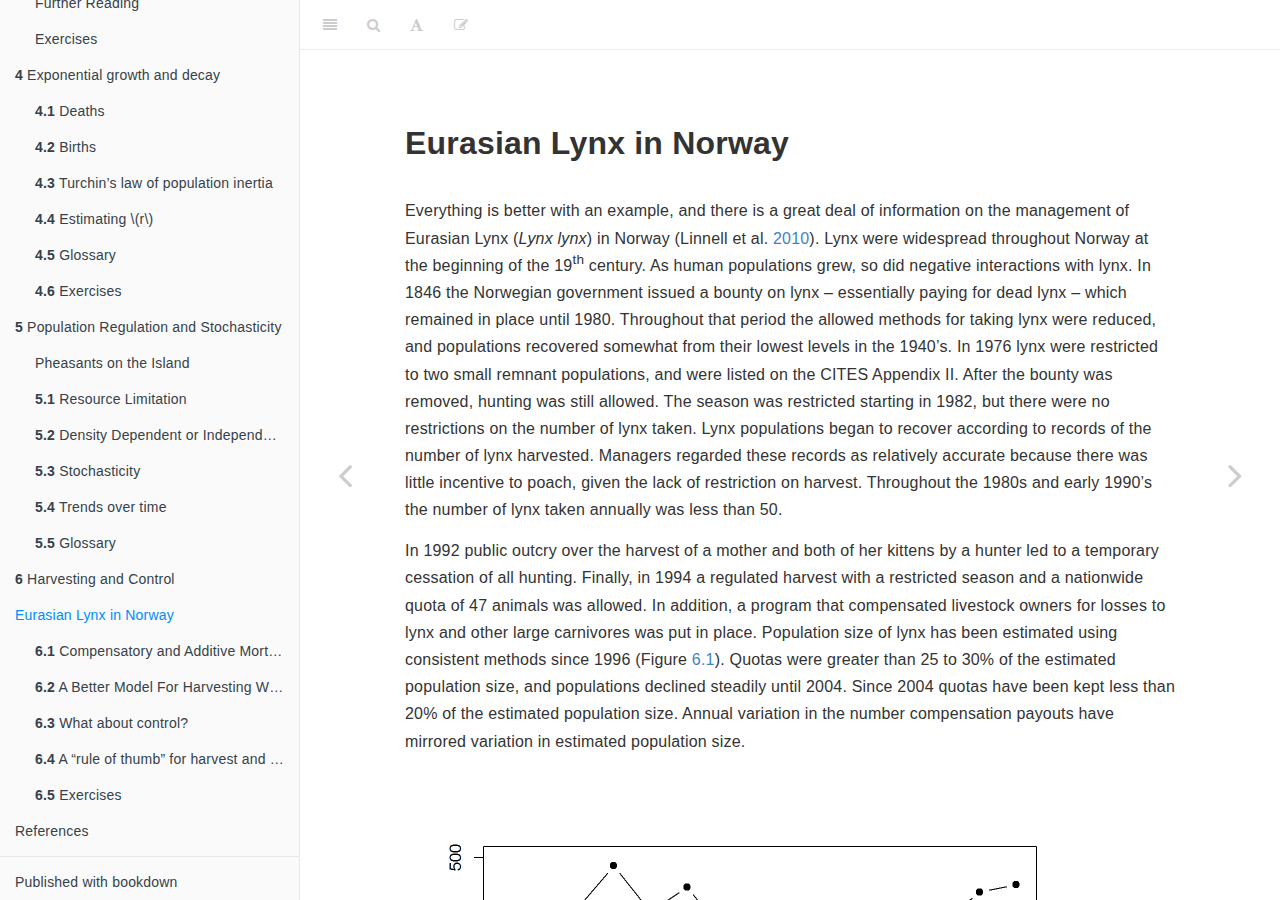
<file: docs/eurasian-lynx-in-norway.html>
<!DOCTYPE html>
<html >

<head>

  <meta charset="UTF-8">
  <meta http-equiv="X-UA-Compatible" content="IE=edge">
  <title>Lecture Notes for Biology of Wildlife Populations</title>
  <meta content="text/html; charset=UTF-8" http-equiv="Content-Type">
  <meta name="description" content="These are the lecture notes for NRES 450 Biology of Wildlife populations at the University of Nebraska.">
  <meta name="generator" content="bookdown 0.3 and GitBook 2.6.7">

  <meta property="og:title" content="Lecture Notes for Biology of Wildlife Populations" />
  <meta property="og:type" content="book" />
  
  
  <meta property="og:description" content="These are the lecture notes for NRES 450 Biology of Wildlife populations at the University of Nebraska." />
  <meta name="github-repo" content="atyre2/NRES450_book" />

  <meta name="twitter:card" content="summary" />
  <meta name="twitter:title" content="Lecture Notes for Biology of Wildlife Populations" />
  
  <meta name="twitter:description" content="These are the lecture notes for NRES 450 Biology of Wildlife populations at the University of Nebraska." />
  

<meta name="author" content="Andrew Tyre">


<meta name="date" content="2016-12-30">

  <meta name="viewport" content="width=device-width, initial-scale=1">
  <meta name="apple-mobile-web-app-capable" content="yes">
  <meta name="apple-mobile-web-app-status-bar-style" content="black">
  
  
<link rel="prev" href="chap-harvesting.html">
<link rel="next" href="references.html">

<script src="libs/jquery-2.2.3/jquery.min.js"></script>
<link href="libs/gitbook-2.6.7/css/style.css" rel="stylesheet" />
<link href="libs/gitbook-2.6.7/css/plugin-bookdown.css" rel="stylesheet" />
<link href="libs/gitbook-2.6.7/css/plugin-highlight.css" rel="stylesheet" />
<link href="libs/gitbook-2.6.7/css/plugin-search.css" rel="stylesheet" />
<link href="libs/gitbook-2.6.7/css/plugin-fontsettings.css" rel="stylesheet" />









<style type="text/css">
div.sourceCode { overflow-x: auto; }
table.sourceCode, tr.sourceCode, td.lineNumbers, td.sourceCode {
  margin: 0; padding: 0; vertical-align: baseline; border: none; }
table.sourceCode { width: 100%; line-height: 100%; }
td.lineNumbers { text-align: right; padding-right: 4px; padding-left: 4px; color: #aaaaaa; border-right: 1px solid #aaaaaa; }
td.sourceCode { padding-left: 5px; }
code > span.kw { color: #007020; font-weight: bold; } /* Keyword */
code > span.dt { color: #902000; } /* DataType */
code > span.dv { color: #40a070; } /* DecVal */
code > span.bn { color: #40a070; } /* BaseN */
code > span.fl { color: #40a070; } /* Float */
code > span.ch { color: #4070a0; } /* Char */
code > span.st { color: #4070a0; } /* String */
code > span.co { color: #60a0b0; font-style: italic; } /* Comment */
code > span.ot { color: #007020; } /* Other */
code > span.al { color: #ff0000; font-weight: bold; } /* Alert */
code > span.fu { color: #06287e; } /* Function */
code > span.er { color: #ff0000; font-weight: bold; } /* Error */
code > span.wa { color: #60a0b0; font-weight: bold; font-style: italic; } /* Warning */
code > span.cn { color: #880000; } /* Constant */
code > span.sc { color: #4070a0; } /* SpecialChar */
code > span.vs { color: #4070a0; } /* VerbatimString */
code > span.ss { color: #bb6688; } /* SpecialString */
code > span.im { } /* Import */
code > span.va { color: #19177c; } /* Variable */
code > span.cf { color: #007020; font-weight: bold; } /* ControlFlow */
code > span.op { color: #666666; } /* Operator */
code > span.bu { } /* BuiltIn */
code > span.ex { } /* Extension */
code > span.pp { color: #bc7a00; } /* Preprocessor */
code > span.at { color: #7d9029; } /* Attribute */
code > span.do { color: #ba2121; font-style: italic; } /* Documentation */
code > span.an { color: #60a0b0; font-weight: bold; font-style: italic; } /* Annotation */
code > span.cv { color: #60a0b0; font-weight: bold; font-style: italic; } /* CommentVar */
code > span.in { color: #60a0b0; font-weight: bold; font-style: italic; } /* Information */
</style>

<link rel="stylesheet" href="style.css" type="text/css" />
</head>

<body>


  <div class="book without-animation with-summary font-size-2 font-family-1" data-basepath=".">

    <div class="book-summary">
      <nav role="navigation">

<ul class="summary">
<li><a href="./">Lecture Notes for NRES 450</a></li>

<li class="divider"></li>
<li class="chapter" data-level="" data-path="index.html"><a href="index.html"><i class="fa fa-check"></i>Preface</a></li>
<li class="chapter" data-level="1" data-path="chap-fundamental.html"><a href="chap-fundamental.html"><i class="fa fa-check"></i><b>1</b> The fundamental law of population dynamics</a><ul>
<li class="chapter" data-level="1.1" data-path="chap-fundamental.html"><a href="chap-fundamental.html#the-laws-of-nature"><i class="fa fa-check"></i><b>1.1</b> The laws of nature</a></li>
<li class="chapter" data-level="1.2" data-path="chap-fundamental.html"><a href="chap-fundamental.html#the-nature-of-models-of-nature"><i class="fa fa-check"></i><b>1.2</b> The nature of models of nature</a></li>
<li class="chapter" data-level="1.3" data-path="chap-fundamental.html"><a href="chap-fundamental.html#glossary"><i class="fa fa-check"></i><b>1.3</b> Glossary</a></li>
</ul></li>
<li class="chapter" data-level="2" data-path="chap-structured.html"><a href="chap-structured.html"><i class="fa fa-check"></i><b>2</b> Making decisions</a><ul>
<li class="chapter" data-level="2.1" data-path="chap-structured.html"><a href="chap-structured.html#problem"><i class="fa fa-check"></i><b>2.1</b> Problem</a></li>
<li class="chapter" data-level="2.2" data-path="chap-structured.html"><a href="chap-structured.html#objectives"><i class="fa fa-check"></i><b>2.2</b> Objectives</a></li>
<li class="chapter" data-level="2.3" data-path="chap-structured.html"><a href="chap-structured.html#alternatives"><i class="fa fa-check"></i><b>2.3</b> Alternatives</a></li>
<li class="chapter" data-level="2.4" data-path="chap-structured.html"><a href="chap-structured.html#consequences"><i class="fa fa-check"></i><b>2.4</b> Consequences</a></li>
<li class="chapter" data-level="2.5" data-path="chap-structured.html"><a href="chap-structured.html#tradeoffs"><i class="fa fa-check"></i><b>2.5</b> Tradeoffs</a></li>
<li class="chapter" data-level="2.6" data-path="chap-structured.html"><a href="chap-structured.html#exercises"><i class="fa fa-check"></i><b>2.6</b> Exercises</a><ul>
<li class="chapter" data-level="" data-path="chap-structured.html"><a href="chap-structured.html#wild-horses-in-the-american-southwest"><i class="fa fa-check"></i>Wild horses in the American Southwest</a></li>
</ul></li>
</ul></li>
<li class="chapter" data-level="3" data-path="chap-abundance.html"><a href="chap-abundance.html"><i class="fa fa-check"></i><b>3</b> Estimating Abundance</a><ul>
<li class="chapter" data-level="3.1" data-path="chap-abundance.html"><a href="chap-abundance.html#sampling-error-accuracy-and-precision"><i class="fa fa-check"></i><b>3.1</b> Sampling error, accuracy and precision</a></li>
<li class="chapter" data-level="3.2" data-path="chap-abundance.html"><a href="chap-abundance.html#simple-random-sampling"><i class="fa fa-check"></i><b>3.2</b> Simple random sampling</a></li>
<li class="chapter" data-level="3.3" data-path="chap-abundance.html"><a href="chap-abundance.html#how-big-a-sample-to-take"><i class="fa fa-check"></i><b>3.3</b> How big a sample to take?</a></li>
<li class="chapter" data-level="3.4" data-path="chap-abundance.html"><a href="chap-abundance.html#areas-of-different-sizes"><i class="fa fa-check"></i><b>3.4</b> Areas of different sizes</a></li>
<li class="chapter" data-level="3.5" data-path="chap-abundance.html"><a href="chap-abundance.html#stratified-sampling"><i class="fa fa-check"></i><b>3.5</b> Stratified Sampling</a></li>
<li class="chapter" data-level="" data-path="chap-abundance.html"><a href="chap-abundance.html#further-reading"><i class="fa fa-check"></i>Further Reading</a></li>
<li class="chapter" data-level="" data-path="chap-abundance.html"><a href="chap-abundance.html#exercises-1"><i class="fa fa-check"></i>Exercises</a></li>
</ul></li>
<li class="chapter" data-level="4" data-path="chap-exponential.html"><a href="chap-exponential.html"><i class="fa fa-check"></i><b>4</b> Exponential growth and decay</a><ul>
<li class="chapter" data-level="4.1" data-path="chap-exponential.html"><a href="chap-exponential.html#deaths"><i class="fa fa-check"></i><b>4.1</b> Deaths</a></li>
<li class="chapter" data-level="4.2" data-path="chap-exponential.html"><a href="chap-exponential.html#births"><i class="fa fa-check"></i><b>4.2</b> Births</a></li>
<li class="chapter" data-level="4.3" data-path="chap-exponential.html"><a href="chap-exponential.html#turchins-law-of-population-inertia"><i class="fa fa-check"></i><b>4.3</b> Turchin’s law of population inertia</a></li>
<li class="chapter" data-level="4.4" data-path="chap-exponential.html"><a href="chap-exponential.html#estimating-r"><i class="fa fa-check"></i><b>4.4</b> Estimating <span class="math inline">\(r\)</span></a></li>
<li class="chapter" data-level="4.5" data-path="chap-exponential.html"><a href="chap-exponential.html#glossary-1"><i class="fa fa-check"></i><b>4.5</b> Glossary</a></li>
<li class="chapter" data-level="4.6" data-path="chap-exponential.html"><a href="chap-exponential.html#exercises-2"><i class="fa fa-check"></i><b>4.6</b> Exercises</a></li>
</ul></li>
<li class="chapter" data-level="5" data-path="chap-regulation.html"><a href="chap-regulation.html"><i class="fa fa-check"></i><b>5</b> Population Regulation and Stochasticity</a><ul>
<li class="chapter" data-level="" data-path="chap-regulation.html"><a href="chap-regulation.html#pheasants-on-the-island"><i class="fa fa-check"></i>Pheasants on the Island</a></li>
<li class="chapter" data-level="5.1" data-path="chap-regulation.html"><a href="chap-regulation.html#resource-limitation"><i class="fa fa-check"></i><b>5.1</b> Resource Limitation</a></li>
<li class="chapter" data-level="5.2" data-path="chap-regulation.html"><a href="chap-regulation.html#density-dependent-or-independent"><i class="fa fa-check"></i><b>5.2</b> Density Dependent or Independent?</a></li>
<li class="chapter" data-level="5.3" data-path="chap-regulation.html"><a href="chap-regulation.html#stochasticity"><i class="fa fa-check"></i><b>5.3</b> Stochasticity</a></li>
<li class="chapter" data-level="5.4" data-path="chap-regulation.html"><a href="chap-regulation.html#trends-over-time"><i class="fa fa-check"></i><b>5.4</b> Trends over time</a></li>
<li class="chapter" data-level="5.5" data-path="chap-regulation.html"><a href="chap-regulation.html#glossary-2"><i class="fa fa-check"></i><b>5.5</b> Glossary</a></li>
</ul></li>
<li class="chapter" data-level="6" data-path="chap-harvesting.html"><a href="chap-harvesting.html"><i class="fa fa-check"></i><b>6</b> Harvesting and Control</a></li>
<li class="chapter" data-level="" data-path="eurasian-lynx-in-norway.html"><a href="eurasian-lynx-in-norway.html"><i class="fa fa-check"></i>Eurasian Lynx in Norway</a><ul>
<li class="chapter" data-level="6.1" data-path="eurasian-lynx-in-norway.html"><a href="eurasian-lynx-in-norway.html#standard-model"><i class="fa fa-check"></i><b>6.1</b> Compensatory and Additive Mortality</a></li>
<li class="chapter" data-level="6.2" data-path="eurasian-lynx-in-norway.html"><a href="eurasian-lynx-in-norway.html#better-model"><i class="fa fa-check"></i><b>6.2</b> A Better Model For Harvesting Wildlife</a><ul>
<li class="chapter" data-level="6.2.1" data-path="eurasian-lynx-in-norway.html"><a href="eurasian-lynx-in-norway.html#fixed-quota-harvesting"><i class="fa fa-check"></i><b>6.2.1</b> Fixed quota harvesting</a></li>
<li class="chapter" data-level="6.2.2" data-path="eurasian-lynx-in-norway.html"><a href="eurasian-lynx-in-norway.html#fixed-effort-harvest-strategy"><i class="fa fa-check"></i><b>6.2.2</b> Fixed Effort harvest strategy</a></li>
<li class="chapter" data-level="6.2.3" data-path="eurasian-lynx-in-norway.html"><a href="eurasian-lynx-in-norway.html#revisiting-eurasian-lynx"><i class="fa fa-check"></i><b>6.2.3</b> Revisiting Eurasian Lynx</a></li>
<li class="chapter" data-level="6.2.4" data-path="eurasian-lynx-in-norway.html"><a href="eurasian-lynx-in-norway.html#revisiting-additivity"><i class="fa fa-check"></i><b>6.2.4</b> Revisiting Additivity</a></li>
</ul></li>
<li class="chapter" data-level="6.3" data-path="eurasian-lynx-in-norway.html"><a href="eurasian-lynx-in-norway.html#what-about-control"><i class="fa fa-check"></i><b>6.3</b> What about control?</a><ul>
<li class="chapter" data-level="6.3.1" data-path="eurasian-lynx-in-norway.html"><a href="eurasian-lynx-in-norway.html#predicting-the-response-to-management"><i class="fa fa-check"></i><b>6.3.1</b> Predicting the response to management</a></li>
<li class="chapter" data-level="" data-path="eurasian-lynx-in-norway.html"><a href="eurasian-lynx-in-norway.html#mid-continental-light-geese"><i class="fa fa-check"></i>Mid continental light geese</a></li>
<li class="chapter" data-level="" data-path="eurasian-lynx-in-norway.html"><a href="eurasian-lynx-in-norway.html#living-with-large-predators"><i class="fa fa-check"></i>Living with large predators</a></li>
</ul></li>
<li class="chapter" data-level="6.4" data-path="eurasian-lynx-in-norway.html"><a href="eurasian-lynx-in-norway.html#a-rule-of-thumb-for-harvest-and-control"><i class="fa fa-check"></i><b>6.4</b> A “rule of thumb” for harvest and control</a></li>
<li class="chapter" data-level="6.5" data-path="eurasian-lynx-in-norway.html"><a href="eurasian-lynx-in-norway.html#exercises-3"><i class="fa fa-check"></i><b>6.5</b> Exercises</a></li>
</ul></li>
<li class="chapter" data-level="" data-path="references.html"><a href="references.html"><i class="fa fa-check"></i>References</a></li>
<li class="divider"></li>
<li><a href="https://github.com/rstudio/bookdown" target="blank">Published with bookdown</a></li>

</ul>

      </nav>
    </div>

    <div class="book-body">
      <div class="body-inner">
        <div class="book-header" role="navigation">
          <h1>
            <i class="fa fa-circle-o-notch fa-spin"></i><a href="./">Lecture Notes for Biology of Wildlife Populations</a>
          </h1>
        </div>

        <div class="page-wrapper" tabindex="-1" role="main">
          <div class="page-inner">

            <section class="normal" id="section-">
<div id="eurasian-lynx-in-norway" class="section level1 unnumbered">
<h1>Eurasian Lynx in Norway</h1>
<p>Everything is better with an example, and there is a great deal of information on the management of Eurasian Lynx (<em>Lynx lynx</em>) in Norway <span class="citation">(Linnell et al. <a href="#ref-linnell2010sustainably">2010</a>)</span>. Lynx were widespread throughout Norway at the beginning of the 19<sup>th</sup> century. As human populations grew, so did negative interactions with lynx. In 1846 the Norwegian government issued a bounty on lynx – essentially paying for dead lynx – which remained in place until 1980. Throughout that period the allowed methods for taking lynx were reduced, and populations recovered somewhat from their lowest levels in the 1940’s. In 1976 lynx were restricted to two small remnant populations, and were listed on the CITES Appendix II. After the bounty was removed, hunting was still allowed. The season was restricted starting in 1982, but there were no restrictions on the number of lynx taken. Lynx populations began to recover according to records of the number of lynx harvested. Managers regarded these records as relatively accurate because there was little incentive to poach, given the lack of restriction on harvest. Throughout the 1980s and early 1990’s the number of lynx taken annually was less than 50.</p>
<p>In 1992 public outcry over the harvest of a mother and both of her kittens by a hunter led to a temporary cessation of all hunting. Finally, in 1994 a regulated harvest with a restricted season and a nationwide quota of 47 animals was allowed. In addition, a program that compensated livestock owners for losses to lynx and other large carnivores was put in place. Population size of lynx has been estimated using consistent methods since 1996 (Figure <a href="eurasian-lynx-in-norway.html#fig:lynxA">6.1</a>). Quotas were greater than 25 to 30% of the estimated population size, and populations declined steadily until 2004. Since 2004 quotas have been kept less than 20% of the estimated population size. Annual variation in the number compensation payouts have mirrored variation in estimated population size.</p>
<div class="figure"><span id="fig:lynxA"></span>
<img src="NRES450-LectureNotes_files/figure-html/lynxA-1.png" alt="Estimated number of lynx in Norway, the annual hunting quota, and the \# harvested since 1994." width="672" />
<p class="caption">
Figure 6.1: Estimated number of lynx in Norway, the annual hunting quota, and the # harvested since 1994.
</p>
</div>
<div id="standard-model" class="section level2">
<h2><span class="header-section-number">6.1</span> Compensatory and Additive Mortality</h2>
<p>A common paradigm in wildlife science is the distinction between compensatory and additive mortality. This distinction is usually made when referring to anthropogenic, or human-caused, mortality such as harvest. If anthropogenic mortality is additive, it means that the total death rate is the sum of anthropogenic mortality and natural mortality. If anthropogenic mortality is compensatory, it means that natural mortality is reduced such that the total death rate is unchanged. Clearly compensatory mortality is very useful, even essential, if the objective is to sustainably harvest a population. A typical depiction of the distinction is shown in Figure <a href="eurasian-lynx-in-norway.html#fig:compensatory">6.2</a>. As anthropogenic mortality increases the probability of survival decreases in the additive case. Any degree of extra mortality reduces survival probability. In contrast, as anthropogenic mortality is increased in the compensatory case, the probability of survival does not decrease, at least initially. Eventually the extra mortality becomes too great, and the survival probability begins to decrease. The rate of decrease is not specified, but it will not lead to survival probabilities that are less than those under the additive case. I call this the “standard model” of wildlife harvest. Typically the assertion is that harvest rates up to the point of compensation are sustainable. The distinction between compensatory and additive mortality was a central part of debates over waterfowl harvest in North America throughout the 1970’s, 1980’s and beyond.</p>
<div class="figure"><span id="fig:compensatory"></span>
<img src="NRES450-LectureNotes_files/figure-html/compensatory-1.png" alt="Hypothetical survival probabilities for individuals under additive and compensatory mortality." width="672" />
<p class="caption">
Figure 6.2: Hypothetical survival probabilities for individuals under additive and compensatory mortality.
</p>
</div>
<p>The mechanism that creates compensatory mortality is a density dependent change in natural mortality rates, like that assumed under the logistic population model. Anthropogenic mortality reduces the population size, and the remaining individuals experience lower natural mortality. However, the standard model is misleading for at least two reasons. First, as shown in the previous chapter, populations that are regulated by density dependence may not have changes in mortality. Increasing density could reduce birth rates instead of increasing death rates. Or both birth rates and death rates could change. Second, population size must decrease in order for compensatory decreases in death rates to occur. The standard model does not show this effect because it plots survival against harvest rate, not population size (Figure <a href="eurasian-lynx-in-norway.html#fig:compensatory">6.2</a>).</p>
</div>
<div id="better-model" class="section level2">
<h2><span class="header-section-number">6.2</span> A Better Model For Harvesting Wildlife</h2>
<p>We can obtain a much richer understanding of what is going on with wildlife populations under harvest, or indeed, under any kind of increased anthropogenic mortality by using the graphical techniques from Chapter <a href="chap-regulation.html#chap:regulation">5</a>. I will start with a plot of the population growth rate versus the population size (Figure <a href="eurasian-lynx-in-norway.html#fig:harvest1">6.3</a>). Ignoring environmental and demographic stochasticity, you know that the population will reach a stable equilibrium at <span class="math inline">\(K\)</span>. At that point, the population growth rate is zero. Now imagine that you harvest a <em>fixed proportion</em> of the population, <span class="math inline">\(h\)</span>. This is a straight line on our graph with a slope of <span class="math inline">\(h\)</span>, because the amount harvested (and hence the change in <span class="math inline">\(N\)</span>) increases with population size. This creates a new equilibrium point where the population growth rate is equal to the harvest rate, and the total rate of change is again equal to zero. The most important point to recognize is that this new equilibrium point is <span class="math inline">\(&lt;K\)</span>. Harvesting reduces population size. Always. A decrease in population size under harvest does not <em>necessarily</em> mean the harvest is unsustainable. For a logistic population, a fixed proportional harvest always has a positive equilibrium population unless <span class="math inline">\(h &gt; r\)</span>. A harvest that large has no positive intersection with the population growth rate curve, and thus the only equilibrium point is <span class="math inline">\(N=0\)</span>.</p>
<div class="figure"><span id="fig:harvest1"></span>
<img src="NRES450-LectureNotes_files/figure-html/harvest1-1.png" alt="Population growth as a function of population size. The thin lines show the effects of a fixed proportion of harvest." width="672" />
<p class="caption">
Figure 6.3: Population growth as a function of population size. The thin lines show the effects of a fixed proportion of harvest.
</p>
</div>
<p>As the per capita harvest rate <em>h</em> increases, the population decreases. What happens to the number of animals actually harvested? A little bit of algebra will get us the answer. We start with the discrete Logistic model with an additional term for the harvest rate, and then do some algebra to figure out how many animals are harvested at the level <span class="math inline">\(h\)</span>. The math is identical for a continuous time model, but you can use this equation in R. This equilibrium harvest is <span class="math inline">\(H^*\)</span>.</p>
<span class="math display">\[\begin{equation}
\begin{split}
N_{t+1} &amp; = N_t+N_t r\left(1-\frac{N_t}{K}\right)-hN_t \\
N^* &amp; = K^*\left(1-\frac{h}{r}\right) \\
H^* &amp; = hN^* = hK\left(1-\frac{h}{r}\right)
\end{split}
\end{equation}\]</span>
<p>These equations are shown in Figure <a href="eurasian-lynx-in-norway.html#fig:totalHarvest">6.4</a>. There are two important features to note. First, as harvest rate increases, the heavy dashed line rotates up and to the left, and the equilibrium population size decreases. Second, as harvest rates increase, <strong>the total harvest first increases, reaches a maximum value at <span class="math inline">\(r/2\)</span>, and then decreases</strong>. This means that for any particular total harvest <span class="math inline">\(H\)</span>, there are two different harvest rates that will achieve it. The higher harvest rate corresponds to an equilibrium population size that is less than half the carrying capacity. Although this equilibrium is stable, populations in this state are described as “overexploited”, because there is a lower harvest rate that will produce the same total yield at a higher equilibrium population size. In the overexploited state, increased harvest leads to decreased yield. The harvest rate that generates the maximum yield, <span class="math inline">\(r/2\)</span> is also called the <em>Maximum Sustainable Yield</em>, or MSY. The total amount harvested at that point is <span class="math inline">\(rK/4\)</span>.</p>
<div class="figure"><span id="fig:totalHarvest"></span>
<img src="NRES450-LectureNotes_files/figure-html/totalHarvest-1.png" alt="In the left panel the population rate of change (solid line) for the discrete Logistic model with a fixed proportional harvest (dashed heavy line) is plotted against population size. The parameters are $r=1$, $h=0.3$ and $K=1000$. The vertical dashed line is the population size under harvesting pressure. In the right panel the total harvest $H^*$ is plotted against the per capita harvest rate. The vertical line shows the maximum harvest occurs at $r/2$." width="672" />
<p class="caption">
Figure 6.4: In the left panel the population rate of change (solid line) for the discrete Logistic model with a fixed proportional harvest (dashed heavy line) is plotted against population size. The parameters are <span class="math inline">\(r=1\)</span>, <span class="math inline">\(h=0.3\)</span> and <span class="math inline">\(K=1000\)</span>. The vertical dashed line is the population size under harvesting pressure. In the right panel the total harvest <span class="math inline">\(H^*\)</span> is plotted against the per capita harvest rate. The vertical line shows the maximum harvest occurs at <span class="math inline">\(r/2\)</span>.
</p>
</div>
<div id="fixed-quota-harvesting" class="section level3">
<h3><span class="header-section-number">6.2.1</span> Fixed quota harvesting</h3>
<p>What are some other ways we could harvest a wildlife population? It is quite typical for recreational harvests to be regulated by controlling the total number of animals harvested. I call this a <em>fixed quota</em> harvest strategy. If the quota is always filled (a big assumption), then the per capita harvest rate is <span class="math inline">\(\frac{Q}{N}\)</span>, and the population harvest rate is a flat line (Figure <a href="eurasian-lynx-in-norway.html#fig:harvest2">6.5</a>). As before, there is an equilibrium point <span class="math inline">\(K&#39;\)</span> with a positive amount of harvest that is just a bit less than <span class="math inline">\(K\)</span>. This equilibrium point is stable. When the population size is greater than <span class="math inline">\(K&#39;\)</span> harvest rate exceeds the population growth rate, and the population will decrease back toward <span class="math inline">\(K&#39;\)</span>. If the population size is lower than <span class="math inline">\(K&#39;\)</span>, then the population growth rate is greater than the harvest rate, and the population will grow.</p>
<div class="figure"><span id="fig:harvest2"></span>
<img src="NRES450-LectureNotes_files/figure-html/harvest2-1.png" alt="Population growth as a function of population size. The thin line shows the effects of a fixed quota $Q=0.2K$. The thin dashed line is a fixed quota of $Q=0.9K$. The parameters of this curve are $r=3$ and $K=1$." width="672" />
<p class="caption">
Figure 6.5: Population growth as a function of population size. The thin line shows the effects of a fixed quota <span class="math inline">\(Q=0.2K\)</span>. The thin dashed line is a fixed quota of <span class="math inline">\(Q=0.9K\)</span>. The parameters of this curve are <span class="math inline">\(r=3\)</span> and <span class="math inline">\(K=1\)</span>.
</p>
</div>
<p>What about the point <span class="math inline">\(K&#39;&#39;\)</span>? It is an equilibrium point because the harvest rate and population growth rates are equal. However, <span class="math inline">\(K&#39;&#39;\)</span> is not stable. If the population is reduced below <span class="math inline">\(K&#39;&#39;\)</span>, the harvest rate exceeds the population growth rate, and the population will decrease. The next equilibrium point is <span class="math inline">\(N=0\)</span>, which in this situation is a stable point. If the population size falls below <span class="math inline">\(K&#39;&#39;\)</span>, and harvest is maintained at <span class="math inline">\(Q\)</span>, harvesting will drive the population extinct.</p>
<p>The other way to drive a population extinct with fixed quota harvesting is to set the quota <span class="math inline">\(Q &gt; rK/4\)</span>. Recall that the peak of the population growth rate curve in Figure <a href="eurasian-lynx-in-norway.html#fig:harvest2">6.5</a> is <span class="math inline">\(rK/4\)</span>. This quota corresponds to a flat line that is higher than the parabola representing the population growth rate. In other words the harvest is greater than the population growth rate for all population sizes.</p>
<p>Harvesting a fixed proportion is considered safer than a fixed quota, because a fixed proportion doesn’t lead to the formation of an unstable limit, unless the harvest rate is very high (<span class="math inline">\(h &gt; r\)</span>). As the population size decreases, so does the harvest. However, the difficulty with a proportional harvest is that it requires an accurate estimate of population size. If your estimate is high, <span class="math inline">\(\hat{N}&gt;N\)</span>, then actual proportional harvest is higher than assumed. That means that the equilibrium <span class="math inline">\(K&#39;\)</span> is closer to the peak of the population growth rate curve, and <span class="math inline">\(h\)</span> is closer to the limit <span class="math inline">\(r\)</span> that will cause the population to go extinct.</p>
</div>
<div id="fixed-effort-harvest-strategy" class="section level3">
<h3><span class="header-section-number">6.2.2</span> Fixed Effort harvest strategy</h3>
<p>It is worth asking if there is a way to get a “safe” harvest without knowing the population size exactly. Instead of regulating the harvest directly, it is also possible to regulate the effort that harvesters put in. The assumption is that harvest rate will increase with the amount of effort. This is often done by limiting the duration of the period harvesters are allowed to operate, or by limiting the gear that they can use. The simplest model of effort is <span class="math inline">\(h = qE\)</span>, where <span class="math inline">\(E\)</span> is measured in units of effort (days, fishing lines, etc.) and <span class="math inline">\(q\)</span> is a “catchability coefficient” which describes how harvest rate changes with effort. If effort is fixed over time, and <span class="math inline">\(q\)</span> remains constant this model will have the same dynamics as a fixed proportional harvest.</p>
<p>Effort can change in different ways. Many commercial fisheries have collapsed in part because of failures to account for “effort creep”. For example, in the 1950’s a prawn fishery developed in the Gulf of Carpenteria on Australia’s northern coast. A typical boat was less than 50’ long, and could tow a trawl net that covered 30-40’ of bottom. The fishery was regulated by the number of days and the number of licenses (units of boat-days). By the time I worked on the Northern Prawn Fishery in 2002, a typical prawn trawler was &gt; 200’ long and capable of towing 4 trawls simultaneously! Add to that GPS locator capability, sonar depth sounders, and you have a machine vastly more efficient at harvesting than the boats of the mid twentieth century. A boat-day in 2001 was not the same as a boat-day in 1955. Effort creep leads to an increase in the catchability coefficient <span class="math inline">\(q\)</span>.</p>
<p>Another example of the effect of controlling effort comes from Oregon’s sport harvest of cougars (<em>Puma concolor</em>). The history of Oregon’s cougars is similar to Norway’s Eurasion lynx; near eradication followed by a steady recovery. A regulated sport harvest has been in place since 1970 (Figure @ref(fig:cougar_harvest)). For the most part, the harvest has been managed as a fixed quota which has rarely been filled. The biggest change in effort occurred in 1994 when the use of hounds to track and tree cougars was outlawed by a Ballot proposition (Period D in Figure @ref(fig:cougar_harvest)). The rate of successful harvests plummeted. In response, the Fish and Game commission added mountain lions to a multi-species license package, which meant that many more hunters could opportunistically take lions even if they were not searching for them specifically. Eliminating hounds reduced the effectiveness of hunters (reduced <span class="math inline">\(q\)</span>), so to maintain harvest rates the number of hunters was increased (increase <span class="math inline">\(E\)</span>).</p>
<div class="sourceCode"><pre class="sourceCode r"><code class="sourceCode r">knitr::<span class="kw">include_graphics</span>(<span class="st">&quot;images/cpm_hunterharvest_figure.png&quot;</span>)</code></pre></div>
<div class="figure">
<img src="images/cpm_hunterharvest_figure.png" alt="Total statewide cougar harvest by hunters from 1970 to 2012, Oregon, USA.  Grey rectangles indicate periods with major regulatory changes related to harvest distinct harvest regulations.  Points shaded grey are partial counts, as no records were kept for portions of the state. A: unknown regulations. B: increased quotas. C: All harvested animals submitted for aging, hounds allowed, species specific license. D: Hounds outlawed by ballot proposition. E: Addition of mountain lions to the sport-pac multispecies license. Adapted from Tyre et al. unpublished ms." width="240" />
<p class="caption">
(#fig:cougar_harvest)Total statewide cougar harvest by hunters from 1970 to 2012, Oregon, USA. Grey rectangles indicate periods with major regulatory changes related to harvest distinct harvest regulations. Points shaded grey are partial counts, as no records were kept for portions of the state. A: unknown regulations. B: increased quotas. C: All harvested animals submitted for aging, hounds allowed, species specific license. D: Hounds outlawed by ballot proposition. E: Addition of mountain lions to the sport-pac multispecies license. Adapted from Tyre et al. unpublished ms.
</p>
</div>
</div>
<div id="revisiting-eurasian-lynx" class="section level3">
<h3><span class="header-section-number">6.2.3</span> Revisiting Eurasian Lynx</h3>
<p>So how is the Eurasian lynx harvest managed? It seems to be a bit of a hybrid. There is a quota, but it is adjusted continuously as the harvest size changes as if attempting to maintain a fixed proportion. It is not clear what the target proportion was, because there is no fixed proportion. There is an additional wrinkle too — the quota is not filled each year. That is, there are some hunting opportunities that are not taken. This could arise either because of a lack of hunters, a lack of animals, or both. Variation in the degree to which harvest goals are achieved could be treated as another source of stochasticity in the population dynamics. One term used for this is <em>implementation uncertainty</em> <span class="citation">(Bischof et al. <a href="#ref-bischof2012implementation">2012</a>)</span>.</p>
<p>This sort of variability is quite common in recreational harvest systems, and makes understanding them much more difficult than commercial harvest systems. In a commercial harvest you can rely on harvesters to aggressively maximize their economic benefit. The benefit to a recreational harvester for hunting is more complex. In addition to the obvious food, fur, or trophy, recreational harvesters just like to be outside. As a result, simple things like a particularly cold day or the scheduling of a popular football game can have an effect on the level of harvest. You might think the football game is a far-fetched example, but the effect has been noticed by Nebraska Game and Parks staff at deer check stations!</p>
<p>Prior to 1994 the lynx harvest was averaging less than 50 individuals per year, even though it was unregulated. In 1996 and 1997 the quota was raised to more than double this level, and harvests also increased substantially. The population began to decline, but if our model is correct, this would be expected. Even if the quota had not been reduced in response to the decline, I would have expected the population size to level out at a new equilibrium. However, the quota was reduced steadily, until 2004 when it was reduced by a large amount. Subsequently to that the population began to increase again! I can only imagine the degree of angst and political wrangling that goes into these decisions.</p>
</div>
<div id="revisiting-additivity" class="section level3">
<h3><span class="header-section-number">6.2.4</span> Revisiting Additivity</h3>
<p>It is important to recast the additive mortality paradigm into our improved model. The charge of additive mortality is frequently used by political opponents of hunting to argue for reduced or eliminated harvest. The only kind of population that will not experience a compensatory increase in population growth rate is a population that is growing exponentially. In an exponentially growing population both the birth rates and the death rates are independent of population size (Figure <a href="eurasian-lynx-in-norway.html#fig:harvest3">6.6</a>). If the harvest rate is less than <span class="math inline">\(r\)</span>, then the population continues to grow exponentially, albeit at a slower rate. If the harvest rate is greater than <span class="math inline">\(r\)</span>, the population will decline exponentially. The only harvest rate that will keep the population from either increasing or decreasing is exactly <span class="math inline">\(r\)</span>. In the face of environmental stochasticity, estimation error and implementation uncertainty, this is impossible to achieve.</p>
<p>That does not mean that harvest mortality is never additive. The additional wrinkle to keep in mind is that it is possible for the relationship between vital rates and population size to change over time. In particular, animals in strongly seasonal evnironments or that migrate long distances may experience very different environments at different stages of the year. Mule deer (<em>Odoceilus hemionus</em>) in Colorado show density dependent decreases in survival during severe winters, but not during mild winters <span class="citation">(Bartmann, White, and Carpenter <a href="#ref-bartmannetal1992">1992</a>, <span class="citation">Unsworth et al. (<a href="#ref-unsworthetal1999">1999</a>)</span>)</span>. Thus, the demographic response to a fall harvest will be different in years with mild vs. severe winters. In a year with a mild winter the fall harvest mortality will be more additive, with no compensatory decrease in mortality of individuals that survive harvest.</p>
<div class="figure"><span id="fig:harvest3"></span>
<img src="NRES450-LectureNotes_files/figure-html/harvest3-1.png" alt="On the left are per capita birth (b=0.6), death (d=0.1) and harvest rates (h=0.2). On the right is population growth as a function of population size. The thin lines show a proportional harvest at h = 0.2 or h=0.6." width="672" />
<p class="caption">
Figure 6.6: On the left are per capita birth (b=0.6), death (d=0.1) and harvest rates (h=0.2). On the right is population growth as a function of population size. The thin lines show a proportional harvest at h = 0.2 or h=0.6.
</p>
</div>
</div>
</div>
<div id="what-about-control" class="section level2">
<h2><span class="header-section-number">6.3</span> What about control?</h2>
<p>Control is usually suggested when stakeholders are experiencing negative impacts from the species. Biologically, there is no difference between harvesting a population and culling a population to reduce damage. The only difference is the objective. Typically the objective of harvesting is to allow the total harvest to be as large as possible without driving the population extinct. In contrast, the objective in control situations is usually to reduce the population size as efficiently as possible. If the relationship between population size and impact is linear, then it is sufficient to express the objective of control in terms of population size.</p>
<p>Although negative impacts usually decrease utility as population size increases, this decrease may not be linear. In that case <strong>it is important to express the objective directly in terms of the reduction in damage</strong>. This will result in control programs that are more effective (in the sense of reaching acceptable damage levels), and more efficient (in the sense of using the smallest amount of effort needed). Some of these possibilities are shown in Figure <a href="eurasian-lynx-in-norway.html#fig:damage1">6.7</a>. Assuming that the relationship is proportional might lead to the population target shown by the dot. If the actual relationship is given by curve A, then this population level target will not reduce the damage to socially acceptable levels. In contrast, if the relationship between population size and damage is given by curve B, then the population objective will be inefficient, reducing the population much more than is needed to achieve a level of social acceptance.</p>
<div class="figure"><span id="fig:damage1"></span>
<img src="NRES450-LectureNotes_files/figure-html/damage1-1.png" alt="Some possible non-linear relationships between utility and population size. The dot labelled K is the current population size and level of damage. The thin solid line represents the assumption that damage is proportional to population size. The thin dashed line represents the socially acceptable level of damage. The dot represents a population level objective assuming that damage is proportional to population size, and the socially acceptable amount of damage is 30\% of current levels." width="672" />
<p class="caption">
Figure 6.7: Some possible non-linear relationships between utility and population size. The dot labelled K is the current population size and level of damage. The thin solid line represents the assumption that damage is proportional to population size. The thin dashed line represents the socially acceptable level of damage. The dot represents a population level objective assuming that damage is proportional to population size, and the socially acceptable amount of damage is 30% of current levels.
</p>
</div>
<p>The other advantage of expressing control objectives directly in terms of levels of impact is that it helps expand the range of possible alternatives. If the conversation focuses exclusively on population levels, culling tends to be the first and often only option considered. Thinking in terms of population dynamics broadly opens up additional options. For example, rather than increase direct mortality rates it is also possible to reduce birth rates by various means. That changes the shape of the population growth rate curve, and can reduce equilibrium abundance. Thinking directly about damage levels opens up even more opportunities. For example, sometimes it is possible to move a population around a landscape, so that they spend more time in areas where they cause less damage. This can work by a combination of attractants (e.g. feeding stations) and/or dispersants (e.g. bangers). A particularly interesting strategy for keeping birds off of runways is to use trained falcons to increase the perceived risk of foraging on the runway.</p>
<p>Joel Berger put forward the idea of a “landscape of fear” in his 2009 book “The better to eat you with: fear in the animal world” <span class="citation">(Berger <a href="#ref-berger2009better">2009</a>)</span>. If animals are afraid of predators, they alter their behavior to reduce that fear. In Yellowstone National Park the reintroduction of wolves resulted in a change in behavior by elk herds to shift their foraging away from riparian areas favored by wolves. This had a beneficial side effect of reducing elk damage on fragile riparian vegetation. At the present time Rocky Mountain National Park is also experiencing high levels of vegetation damage by large populations of Elk. Rather than reducing elk populations by allowing hunting in the national park, perhaps another wolf introduction is warranted?</p>
<div id="predicting-the-response-to-management" class="section level3">
<h3><span class="header-section-number">6.3.1</span> Predicting the response to management</h3>
<p>Regardless of how the manipulation is acheived, it is necessary to predict how much effort is required to acheive the objective. The <a href="eurasian-lynx-in-norway.html#better-model">improved model of wildlife harvest</a> can be used for predicting the effects of control efforts that increase death rates. If the goal is to eliminate the population, and a fixed quota <span class="math inline">\(Q\)</span> can be taken, then we need to set the effort at a high enough level to exceed the Maximum Sustainable Yield (Figure <a href="eurasian-lynx-in-norway.html#fig:harvest2">6.5</a>) which is <span class="math inline">\(rK/4\)</span>. Levels of effort that lead to per capita harvest rates less than <span class="math inline">\(r/2\)</span> will reduce the population, but not drive it extinct.</p>
<p>Specifying a particular quota in a control situation is usually unrealistic, because the effort required to reach the quota increases as population size decreases. In a commercial harvest situation effort will increase as population size decreases because that is how harvesters maximize profit. In a control situation someone or some agency must expend money to increase effort, and in practice that means there is an upper limit to effort. That in turn means that the “proportional harvest” model is more appropriate. In that case, driving a population extinct requires a per capita harvest rate <span class="math inline">\(h&gt;r\)</span>, or double the fixed quota harvest rate!</p>
<p>Predicting the effect of a change in birth rates needs the underlying model of population regulation to be specified (see Chapter <a href="chap-regulation.html#chap:regulation">5</a>). If we do something that affects birth rates equally at all population sizes, then the per capita birth rate curve shifts downwards (Figure <a href="eurasian-lynx-in-norway.html#fig:reducingBirths">6.8</a>; green line). This reduces both <span class="math inline">\(r\)</span> and <span class="math inline">\(K\)</span> in the logistic equation, and leads to a smaller population size. It is also possible that some management actions affect individuals more in larger populations. For example, reducing the total amount of habitat will have this effect, leading to a steeper decline in the per capita birth rate with increasing population size (Figure <a href="eurasian-lynx-in-norway.html#fig:reducingBirths">6.8</a>; blue line). This reduces <span class="math inline">\(K\)</span> but not <span class="math inline">\(r\)</span>.</p>
<p>Driving a population extinct by reducing birth rates requires enough effort that the entire per capita birth rate curve drops below the per capita death rate curve. Thus it is not necessary to reduce birth rates to zero, but rather get them lower than per capita death rates at all population sizes.</p>
<div class="figure"><span id="fig:reducingBirths"></span>
<img src="NRES450-LectureNotes_files/figure-html/reducingBirths-1.png" alt="The effect of reducing per capita birth rates when a population grows according to the logistic equation. Blue: increasing effect of competition (e.g. reducing habitat, removing food). Green: decreasing reproduction at all densities (e.g. sterilizing individuals)" width="672" />
<p class="caption">
Figure 6.8: The effect of reducing per capita birth rates when a population grows according to the logistic equation. Blue: increasing effect of competition (e.g. reducing habitat, removing food). Green: decreasing reproduction at all densities (e.g. sterilizing individuals)
</p>
</div>
</div>
<div id="mid-continental-light-geese" class="section level3 unnumbered">
<h3>Mid continental light geese</h3>
<p>The mid-continental populations of light geese (Lesser Snow Goose and Ross’ Goose) cause extensive damage to salt marsh habitats in their sub-arctic and arctic breeding grounds. In 1997 the Arctic Goose Joint Venture (AGJV) issued a report detailing the extent of the damage along the south coast of Hudson’s Bay, and recommended efforts to dramatically increase harvest by recreational hunters to reduce the population and protect these habitats. Populations of light geese began to increase after food availability in their wintering habitats increased with changes in agricultural practices, improving overwintering survival. In addition, numbers of hunters declined steadily throughout the 2nd half of the 20<sup>th</sup> century, reducing harvest mortality. Increased survival leads to an increase in population size even if the population is regulated by density dependence in birth rates (see chapter <a href="chap-regulation.html#chap:regulation">5</a>).</p>
<p>The effect of increased goose foraging on fragile salt marsh habitats appeared to have a threshold response. Marsh vegetation could sustain low levels of foraging, but as foraging increased it reaches a point at which above-ground vegetation is completely removed. At that point, the feedback processes that keep soil salinity in check are removed, and soil salinity rises (Jefferies et al 2006). Marsh plants find it difficult or impossible to reestablish in high salinity soils, and the marsh remains as a mudflat even after goose foraging decreases. This is an interesting example because our utility, measured by the persistence of salt marsh vegetation, is high and relatively independent of goose populations until they reach high levels (Type B curve, Figure <a href="eurasian-lynx-in-norway.html#fig:damage1">6.7</a>). However, once the threshold is passed, the utility curve will flip to a Type A curve, where utility is low until the population size is dramatically decreased!</p>
<p>So what happened with the light goose population? The primary recommendation from the AGJV report was to increase mortality on adult geese during the spring when it was thought that mortality would be additive in effect (see <a href="eurasian-lynx-in-norway.html#standard-model">the standard model of wildlife harvest</a>). The degree of political support garnered from both American and Canadian governments was tremendous, and resulted in changes to the Migratory Bird Treaty Act to allow extended hunting seasons. However, despite longer hunting seasons, no bag limits and dramatically reduced regulations on how hunters could approach light geese by states and provinces, populations have continued to increase. Although the changes in regulations increased harvest rates for some breeding colonies, the increase was only temporary. This suggests that harvest is limited by effort, primarily the number of hunters rather than time or their individual effectiveness. As a result, increasing populations lead to decreases in the per capita harvest rate of geese. In the most recent assessment (AGJV 2012) the growth rate of light goose populations appears to be decelerating towards an equilibrium as we would predict from the improved model. The real question to be answered now is whether we humans are satisfied with the amount and distribution of salt marsh habitats that will be present at this new equilibrium.</p>
</div>
<div id="living-with-large-predators" class="section level3 unnumbered">
<h3>Living with large predators</h3>
<p>In both Norway and Oregon there has been an increase in the number of lynx and cougars. Elsewhere in North America cougar and wolf populations have also increased. These large predators readily attack and eat livestock, and as populations increase, the number of complaints from livestock producers increases too. In Oregon, a complaint from a livestock producer usually results in the death of the cougar on a depredation permit.</p>
<p>At low populations cougars are restricted to areas of their preferred habitat in Oregon - undisturbed forested mountains. There are relatively few livestock in these areas. However as populations increase, young animals are increasingly forced out of preferred habitats into areas preferred for livestock production. This leads to an increase in complaints by producers. The utility curve from a producers perspective is probably sigmoid. At low population size producer utility is high, and it remains high until cougars are pushed out of wilderness areas. I suspect that once livestock predation begins to occur that a producer’s utility decreases very rapidly. Thus producers may want zero lions in their immediate vicinity, but be more tolerant of lions elsewhere.</p>
<p>It is instructive to think about the utility curves of other groups of stakeholders. Groups like the <a href="https://www.mountainlion.org">Mountain Lion Foundation</a> heavily criticize sport harvest of cougars in North America and wish to see larger populations of cougars. The MLF utility curve is low or even zero at low populations of cougars, and presumably increases with increasing population size. There does not appear to be a population size for cougars above which the utility for groups like the MLF levels off, or if there is, it is well above the present abundance and distribution of mountain lions.</p>
<p>In recent decades a new group of stakeholders has emerged, urban dwellers whose homes begin to intersect expanding populations of cougars. David Baron documented this process along Colorado’s front range in his book “The beast in the garden” <span class="citation">(Baron <a href="#ref-baron2010beast">2010</a>)</span>. For people living in these areas it seems reasonable to think that their utility also increases with increasing populations of lions as for the MLF. However, it also seems likely that as populations get large enough that people feel pets, children, and themselves are at risk, that their utility begins to decrease.</p>
<p>The fact that different subsets of society have different utility functions for the population size of cougars in a region is what makes large predator management controversial. Regardless of what is done, there is someone whose utility would be improved by a different choice. If that someone has sufficient political clout with their state or federal representative they will be better able to improve the outcome for themselves. Rather than bemoan the fact that large predator management is political, wildlife biologists need to embrace that fact, and accept that what we personally want may not be what happens.</p>
</div>
</div>
<div id="a-rule-of-thumb-for-harvest-and-control" class="section level2">
<h2><span class="header-section-number">6.4</span> A “rule of thumb” for harvest and control</h2>
<p>Managing wildlife populations is difficult even in the best of cases where managers devote substantial effort to data collection and analysis. Michael Runge and colleagues from the USGS developed a formula for determining “prescribed take level” for a species <span class="citation">(Runge et al. <a href="#ref-runge2009assessing">2009</a>)</span>. The formula is derived from the logistic model of population growth, and is an extension of “Potential Biological Removal” formula written into the Marine Mammal Protection Act. Recall that the maximum sustainable yield for a population growing according to the logistic equation is</p>
<span class="math display">\[\begin{equation}
MSY = \frac{r_{max}}{2}N^*.
\end{equation}\]</span>
<p>Harvest, or take, less than MSY will be sustainable in the sense of having a positive equilibrium population size <span class="math inline">\(N^*\)</span>. Runge et al. introduced a new “management objective” variable <span class="math inline">\(F_0\)</span> which ranges between 0 and 2. The prescribed take level in year <span class="math inline">\(t\)</span> is then</p>
<span class="math display">\[\begin{equation}
PTL_t = F_0 \frac{\tilde{r}_{max}}{2} \tilde{N}_t.
\end{equation}\]</span>
<p>The <span class="math inline">\(\tilde{}\)</span> over <span class="math inline">\(r\)</span> and <span class="math inline">\(N\)</span> are there to remind you that these quantities are not known exactly. A management objective <span class="math inline">\(F_0 = 0\)</span> corresponds to no allowed take, and the population will eventually stabilize at <span class="math inline">\(K\)</span>. A value of <span class="math inline">\(F_0\)</span> greater than 1 corresponds to an objective of driving a population close to zero. The advantage of specifying take in this manner is that we do not have to estimate <span class="math inline">\(K\)</span>. All we need to know is the current population size, and the species potential for population growth at low population sizes.</p>
<p>It is instructive to work backwards from harvest quotas set by management agencies (ie. PTL) using agency estimates of <span class="math inline">\(N_t\)</span> and <span class="math inline">\(r_{max}\)</span> to infer what sort of management objective is in place. Nebraska recently opened a mountain lion season for the Pine Ridge area in 2014. There were two short seasons, and no more than 2 males could be taken in each season. If a female was taken the entire hunting season would close. As it turned out, 3 lions (two males, one female) were harvested in total, out of an estimated population of 22. Ignoring uncertainty, and using <span class="math inline">\(r_{max} = 0.28\)</span> from the literature, <span class="math inline">\(F_0 = 0.97\)</span>. This is approximately an MSY harvest, and the expectation is that the population will stabilize around half of the carrying capacity.</p>
<p>There are a few reasons to think this might be an optimistic view of the allowed harvest. First, this simple model ignores sex structure of the population. A maximum of 4 males out of the male portion of the population alone is a harvest that will depress male population size much more than MSY levels. Second, the estimate of <span class="math inline">\(r_{max}\)</span> comes from a remote area of Arizona. Nebraska lions experience other sources of anthropogenic mortality including roadkill and responses to human safety and cattle depredation. These reduce annual survival rates compared to more pristine wilderness areas, and would lead to lower values of <span class="math inline">\(r_{max}\)</span>. A third reason to regard these calculations with scepticism comes from the small number of animals involved. As we saw in Chapter <a href="chap-regulation.html#chap:regulation">5</a>, small populations experience stochastic fluctuations simply due to demographic stochasticity.</p>
</div>
<div id="exercises-3" class="section level2">
<h2><span class="header-section-number">6.5</span> Exercises</h2>
<ol style="list-style-type: decimal">
<li>Assuming a harvested population is growing logistically, and the harvest is forbidden below K/2, and proportional to population size above K/2, draw a graph of the population growth and harvest rates. Be sure to label all the relevant points and unknown variables.</li>
<li>If the per capita harvest rate in question 1 is increased to <span class="math inline">\(h=r\)</span>, does the population reach a stable equilibrium that is positive, and why?</li>
<li>For the same population in question 1, what does the harvest curve look like for a fixed quota <span class="math inline">\(Q\)</span> implemented as one licence per hunter. The probability that a hunter is successful increases linearly up to 1 at K/2. Draw a second harvest curve to show the effect of reducing the available time to hunt by 1/2.</li>
</ol>

</div>
</div>
<h3>References</h3>
<div id="refs" class="references">
<div id="ref-linnell2010sustainably">
<p>Linnell, John DC, Henrik Broseth, John Odden, and Erlend Birkeland Nilsen. 2010. “Sustainably Harvesting a Large Carnivore? Development of Eurasian Lynx Populations in Norway During 160 Years of Shifting Policy.” <em>Environmental Management</em> 45 (5). Springer: 1142–54.</p>
</div>
<div id="ref-bischof2012implementation">
<p>Bischof, Richard, Erlend B Nilsen, Henrik Brøseth, Peep Männil, Jaānis Ozolinš, and John DC Linnell. 2012. “Implementation Uncertainty When Using Recreational Hunting to Manage Carnivores.” <em>Journal of Applied Ecology</em> 49 (4). Wiley Online Library: 824–32.</p>
</div>
<div id="ref-bartmannetal1992">
<p>Bartmann, Richard M., Gary C. White, and Len H. Carpenter. 1992. “Compensatory Mortality in a Colorado Mule Deer Population.” <em>Wildlife Monographs</em> 121. Wiley on behalf of the Wildlife Society: pp. 3–39. <a href="http://0-www.jstor.org.library.unl.edu/stable/3830602" class="uri">http://0-www.jstor.org.library.unl.edu/stable/3830602</a>.</p>
</div>
<div id="ref-unsworthetal1999">
<p>Unsworth, James W., David F. Pac, Gary C. White, and Richard M. Bartmann. 1999. “Mule Deer Survival in Colorado, Idaho, and Montana.” <em>The Journal of Wildlife Management</em> 63 (1). Wiley on behalf of the Wildlife Society: pp. 315–26. <a href="http://0-www.jstor.org.library.unl.edu/stable/3802515" class="uri">http://0-www.jstor.org.library.unl.edu/stable/3802515</a>.</p>
</div>
<div id="ref-berger2009better">
<p>Berger, Joel. 2009. <em>The Better to Eat You with: Fear in the Animal World</em>. University of Chicago Press.</p>
</div>
<div id="ref-baron2010beast">
<p>Baron, David. 2010. <em>The Beast in the Garden: A Modern Parable of Man and Nature</em>. WW Norton &amp; Company.</p>
</div>
<div id="ref-runge2009assessing">
<p>Runge, Michael C, John R Sauer, Michael L Avery, Bradley F Blackwell, and Mark D Koneff. 2009. “Assessing Allowable Take of Migratory Birds.” <em>The Journal of Wildlife Management</em> 73 (4). Wiley Online Library: 556–65.</p>
</div>
</div>
            </section>

          </div>
        </div>
      </div>
<a href="chap-harvesting.html" class="navigation navigation-prev " aria-label="Previous page"><i class="fa fa-angle-left"></i></a>
<a href="references.html" class="navigation navigation-next " aria-label="Next page""><i class="fa fa-angle-right"></i></a>

<script src="libs/gitbook-2.6.7/js/app.min.js"></script>
<script src="libs/gitbook-2.6.7/js/lunr.js"></script>
<script src="libs/gitbook-2.6.7/js/plugin-search.js"></script>
<script src="libs/gitbook-2.6.7/js/plugin-sharing.js"></script>
<script src="libs/gitbook-2.6.7/js/plugin-fontsettings.js"></script>
<script src="libs/gitbook-2.6.7/js/plugin-bookdown.js"></script>
<script src="libs/gitbook-2.6.7/js/jquery.highlight.js"></script>
<script>
require(["gitbook"], function(gitbook) {
gitbook.start({
"sharing": {
"github": false,
"facebook": true,
"twitter": true,
"google": false,
"weibo": false,
"instapper": false,
"vk": false,
"all": ["facebook", "google", "twitter", "weibo", "instapaper"]
},
"fontsettings": {
"theme": "white",
"family": "sans",
"size": 2
},
"edit": {
"link": "https://github.com/atyre2/NRES450_book/edit/master/06-harvest_and_control.Rmd",
"text": "Edit"
},
"download": null,
"toc": {
"collapse": "subsection"
}
});
});
</script>

<!-- dynamically load mathjax for compatibility with self-contained -->
<script>
  (function () {
    var script = document.createElement("script");
    script.type = "text/javascript";
    script.src  = "https://cdn.mathjax.org/mathjax/latest/MathJax.js?config=TeX-AMS-MML_HTMLorMML";
    if (location.protocol !== "file:" && /^https?:/.test(script.src))
      script.src  = script.src.replace(/^https?:/, '');
    document.getElementsByTagName("head")[0].appendChild(script);
  })();
</script>
</body>

</html>
</file>
<file: docs/libs/gitbook-2.6.7/css/plugin-bookdown.css>
.book .book-header h1 {
  padding-left: 20px;
  padding-right: 20px;
}
.book .book-header.fixed {
  position: fixed;
  right: 0;
  top: 0;
  left: 0;
  border-bottom: 1px solid rgba(0,0,0,.07);
}
span.search-highlight {
  background-color: #ffff88;
}
@media (min-width: 600px) {
  .book.with-summary .book-header.fixed {
    left: 300px;
  }
}
@media (max-width: 1240px) {
  .book .book-body.fixed {
    top: 50px;
  }
  .book .book-body.fixed .body-inner {
    top: auto;
  }
}
@media (max-width: 600px) {
  .book.with-summary .book-header.fixed {
    left: calc(100% - 60px);
    min-width: 300px;
  }
  .book.with-summary .book-body {
    transform: none;
    left: calc(100% - 60px);
    min-width: 300px;
  }
  .book .book-body.fixed {
    top: 0;
  }
}

.book .book-body.fixed .body-inner {
  top: 50px;
}
.book .book-body .page-wrapper .page-inner section.normal sub, .book .book-body .page-wrapper .page-inner section.normal sup {
  font-size: 85%;
}

@media print {
  .book .book-summary, .book .book-body .book-header, .fa {
    display: none !important;
  }
  .book .book-body.fixed {
    left: 0px;
  }
  .book .book-body,.book .book-body .body-inner, .book.with-summary {
    overflow: visible !important;
  }
}
.kable_wrapper {
  border-spacing: 20px 0;
  border-collapse: separate;
  border: none;
  margin: auto;
}
.kable_wrapper > tbody > tr > td {
  vertical-align: top;
}
.book .book-body .page-wrapper .page-inner section.normal table tr.header {
  border-top-width: 2px;
}
.book .book-body .page-wrapper .page-inner section.normal table tr:last-child td {
  border-bottom-width: 2px;
}
.book .book-body .page-wrapper .page-inner section.normal table td, .book .book-body .page-wrapper .page-inner section.normal table th {
  border-left: none;
  border-right: none;
}
.book .book-body .page-wrapper .page-inner section.normal table.kable_wrapper > tbody > tr, .book .book-body .page-wrapper .page-inner section.normal table.kable_wrapper > tbody > tr > td {
  border-top: none;
}
.book .book-body .page-wrapper .page-inner section.normal table.kable_wrapper > tbody > tr:last-child > td {
    border-bottom: none;
}

div.theorem, div.lemma, div.corollary, div.proposition {
  font-style: italic;
}
span.theorem, span.lemma, span.corollary, span.proposition {
  font-style: normal;
}
div.proof:after {
  content: "\25a2";
  float: right;
}
</file>
<file: docs/libs/gitbook-2.6.7/css/plugin-highlight.css>
.book .book-body .page-wrapper .page-inner section.normal pre,
.book .book-body .page-wrapper .page-inner section.normal code {
  /* http://jmblog.github.com/color-themes-for-google-code-highlightjs */
  /* Tomorrow Comment */
  /* Tomorrow Red */
  /* Tomorrow Orange */
  /* Tomorrow Yellow */
  /* Tomorrow Green */
  /* Tomorrow Aqua */
  /* Tomorrow Blue */
  /* Tomorrow Purple */
}
.book .book-body .page-wrapper .page-inner section.normal pre .hljs-comment,
.book .book-body .page-wrapper .page-inner section.normal code .hljs-comment,
.book .book-body .page-wrapper .page-inner section.normal pre .hljs-title,
.book .book-body .page-wrapper .page-inner section.normal code .hljs-title {
  color: #8e908c;
}
.book .book-body .page-wrapper .page-inner section.normal pre .hljs-variable,
.book .book-body .page-wrapper .page-inner section.normal code .hljs-variable,
.book .book-body .page-wrapper .page-inner section.normal pre .hljs-attribute,
.book .book-body .page-wrapper .page-inner section.normal code .hljs-attribute,
.book .book-body .page-wrapper .page-inner section.normal pre .hljs-tag,
.book .book-body .page-wrapper .page-inner section.normal code .hljs-tag,
.book .book-body .page-wrapper .page-inner section.normal pre .hljs-regexp,
.book .book-body .page-wrapper .page-inner section.normal code .hljs-regexp,
.book .book-body .page-wrapper .page-inner section.normal pre .ruby .hljs-constant,
.book .book-body .page-wrapper .page-inner section.normal code .ruby .hljs-constant,
.book .book-body .page-wrapper .page-inner section.normal pre .xml .hljs-tag .hljs-title,
.book .book-body .page-wrapper .page-inner section.normal code .xml .hljs-tag .hljs-title,
.book .book-body .page-wrapper .page-inner section.normal pre .xml .hljs-pi,
.book .book-body .page-wrapper .page-inner section.normal code .xml .hljs-pi,
.book .book-body .page-wrapper .page-inner section.normal pre .xml .hljs-doctype,
.book .book-body .page-wrapper .page-inner section.normal code .xml .hljs-doctype,
.book .book-body .page-wrapper .page-inner section.normal pre .html .hljs-doctype,
.book .book-body .page-wrapper .page-inner section.normal code .html .hljs-doctype,
.book .book-body .page-wrapper .page-inner section.normal pre .css .hljs-id,
.book .book-body .page-wrapper .page-inner section.normal code .css .hljs-id,
.book .book-body .page-wrapper .page-inner section.normal pre .css .hljs-class,
.book .book-body .page-wrapper .page-inner section.normal code .css .hljs-class,
.book .book-body .page-wrapper .page-inner section.normal pre .css .hljs-pseudo,
.book .book-body .page-wrapper .page-inner section.normal code .css .hljs-pseudo {
  color: #c82829;
}
.book .book-body .page-wrapper .page-inner section.normal pre .hljs-number,
.book .book-body .page-wrapper .page-inner section.normal code .hljs-number,
.book .book-body .page-wrapper .page-inner section.normal pre .hljs-preprocessor,
.book .book-body .page-wrapper .page-inner section.normal code .hljs-preprocessor,
.book .book-body .page-wrapper .page-inner section.normal pre .hljs-pragma,
.book .book-body .page-wrapper .page-inner section.normal code .hljs-pragma,
.book .book-body .page-wrapper .page-inner section.normal pre .hljs-built_in,
.book .book-body .page-wrapper .page-inner section.normal code .hljs-built_in,
.book .book-body .page-wrapper .page-inner section.normal pre .hljs-literal,
.book .book-body .page-wrapper .page-inner section.normal code .hljs-literal,
.book .book-body .page-wrapper .page-inner section.normal pre .hljs-params,
.book .book-body .page-wrapper .page-inner section.normal code .hljs-params,
.book .book-body .page-wrapper .page-inner section.normal pre .hljs-constant,
.book .book-body .page-wrapper .page-inner section.normal code .hljs-constant {
  color: #f5871f;
}
.book .book-body .page-wrapper .page-inner section.normal pre .ruby .hljs-class .hljs-title,
.book .book-body .page-wrapper .page-inner section.normal code .ruby .hljs-class .hljs-title,
.book .book-body .page-wrapper .page-inner section.normal pre .css .hljs-rules .hljs-attribute,
.book .book-body .page-wrapper .page-inner section.normal code .css .hljs-rules .hljs-attribute {
  color: #eab700;
}
.book .book-body .page-wrapper .page-inner section.normal pre .hljs-string,
.book .book-body .page-wrapper .page-inner section.normal code .hljs-string,
.book .book-body .page-wrapper .page-inner section.normal pre .hljs-value,
.book .book-body .page-wrapper .page-inner section.normal code .hljs-value,
.book .book-body .page-wrapper .page-inner section.normal pre .hljs-inheritance,
.book .book-body .page-wrapper .page-inner section.normal code .hljs-inheritance,
.book .book-body .page-wrapper .page-inner section.normal pre .hljs-header,
.book .book-body .page-wrapper .page-inner section.normal code .hljs-header,
.book .book-body .page-wrapper .page-inner section.normal pre .ruby .hljs-symbol,
.book .book-body .page-wrapper .page-inner section.normal code .ruby .hljs-symbol,
.book .book-body .page-wrapper .page-inner section.normal pre .xml .hljs-cdata,
.book .book-body .page-wrapper .page-inner section.normal code .xml .hljs-cdata {
  color: #718c00;
}
.book .book-body .page-wrapper .page-inner section.normal pre .css .hljs-hexcolor,
.book .book-body .page-wrapper .page-inner section.normal code .css .hljs-hexcolor {
  color: #3e999f;
}
.book .book-body .page-wrapper .page-inner section.normal pre .hljs-function,
.book .book-body .page-wrapper .page-inner section.normal code .hljs-function,
.book .book-body .page-wrapper .page-inner section.normal pre .python .hljs-decorator,
.book .book-body .page-wrapper .page-inner section.normal code .python .hljs-decorator,
.book .book-body .page-wrapper .page-inner section.normal pre .python .hljs-title,
.book .book-body .page-wrapper .page-inner section.normal code .python .hljs-title,
.book .book-body .page-wrapper .page-inner section.normal pre .ruby .hljs-function .hljs-title,
.book .book-body .page-wrapper .page-inner section.normal code .ruby .hljs-function .hljs-title,
.book .book-body .page-wrapper .page-inner section.normal pre .ruby .hljs-title .hljs-keyword,
.book .book-body .page-wrapper .page-inner section.normal code .ruby .hljs-title .hljs-keyword,
.book .book-body .page-wrapper .page-inner section.normal pre .perl .hljs-sub,
.book .book-body .page-wrapper .page-inner section.normal code .perl .hljs-sub,
.book .book-body .page-wrapper .page-inner section.normal pre .javascript .hljs-title,
.book .book-body .page-wrapper .page-inner section.normal code .javascript .hljs-title,
.book .book-body .page-wrapper .page-inner section.normal pre .coffeescript .hljs-title,
.book .book-body .page-wrapper .page-inner section.normal code .coffeescript .hljs-title {
  color: #4271ae;
}
.book .book-body .page-wrapper .page-inner section.normal pre .hljs-keyword,
.book .book-body .page-wrapper .page-inner section.normal code .hljs-keyword,
.book .book-body .page-wrapper .page-inner section.normal pre .javascript .hljs-function,
.book .book-body .page-wrapper .page-inner section.normal code .javascript .hljs-function {
  color: #8959a8;
}
.book .book-body .page-wrapper .page-inner section.normal pre .hljs,
.book .book-body .page-wrapper .page-inner section.normal code .hljs {
  display: block;
  background: white;
  color: #4d4d4c;
  padding: 0.5em;
}
.book .book-body .page-wrapper .page-inner section.normal pre .coffeescript .javascript,
.book .book-body .page-wrapper .page-inner section.normal code .coffeescript .javascript,
.book .book-body .page-wrapper .page-inner section.normal pre .javascript .xml,
.book .book-body .page-wrapper .page-inner section.normal code .javascript .xml,
.book .book-body .page-wrapper .page-inner section.normal pre .tex .hljs-formula,
.book .book-body .page-wrapper .page-inner section.normal code .tex .hljs-formula,
.book .book-body .page-wrapper .page-inner section.normal pre .xml .javascript,
.book .book-body .page-wrapper .page-inner section.normal code .xml .javascript,
.book .book-body .page-wrapper .page-inner section.normal pre .xml .vbscript,
.book .book-body .page-wrapper .page-inner section.normal code .xml .vbscript,
.book .book-body .page-wrapper .page-inner section.normal pre .xml .css,
.book .book-body .page-wrapper .page-inner section.normal code .xml .css,
.book .book-body .page-wrapper .page-inner section.normal pre .xml .hljs-cdata,
.book .book-body .page-wrapper .page-inner section.normal code .xml .hljs-cdata {
  opacity: 0.5;
}
.book.color-theme-1 .book-body .page-wrapper .page-inner section.normal pre,
.book.color-theme-1 .book-body .page-wrapper .page-inner section.normal code {
  /*

Orginal Style from ethanschoonover.com/solarized (c) Jeremy Hull <sourdrums@gmail.com>

*/
  /* Solarized Green */
  /* Solarized Cyan */
  /* Solarized Blue */
  /* Solarized Yellow */
  /* Solarized Orange */
  /* Solarized Red */
  /* Solarized Violet */
}
.book.color-theme-1 .book-body .page-wrapper .page-inner section.normal pre .hljs,
.book.color-theme-1 .book-body .page-wrapper .page-inner section.normal code .hljs {
  display: block;
  padding: 0.5em;
  background: #fdf6e3;
  color: #657b83;
}
.book.color-theme-1 .book-body .page-wrapper .page-inner section.normal pre .hljs-comment,
.book.color-theme-1 .book-body .page-wrapper .page-inner section.normal code .hljs-comment,
.book.color-theme-1 .book-body .page-wrapper .page-inner section.normal pre .hljs-template_comment,
.book.color-theme-1 .book-body .page-wrapper .page-inner section.normal code .hljs-template_comment,
.book.color-theme-1 .book-body .page-wrapper .page-inner section.normal pre .diff .hljs-header,
.book.color-theme-1 .book-body .page-wrapper .page-inner section.normal code .diff .hljs-header,
.book.color-theme-1 .book-body .page-wrapper .page-inner section.normal pre .hljs-doctype,
.book.color-theme-1 .book-body .page-wrapper .page-inner section.normal code .hljs-doctype,
.book.color-theme-1 .book-body .page-wrapper .page-inner section.normal pre .hljs-pi,
.book.color-theme-1 .book-body .page-wrapper .page-inner section.normal code .hljs-pi,
.book.color-theme-1 .book-body .page-wrapper .page-inner section.normal pre .lisp .hljs-string,
.book.color-theme-1 .book-body .page-wrapper .page-inner section.normal code .lisp .hljs-string,
.book.color-theme-1 .book-body .page-wrapper .page-inner section.normal pre .hljs-javadoc,
.book.color-theme-1 .book-body .page-wrapper .page-inner section.normal code .hljs-javadoc {
  color: #93a1a1;
}
.book.color-theme-1 .book-body .page-wrapper .page-inner section.normal pre .hljs-keyword,
.book.color-theme-1 .book-body .page-wrapper .page-inner section.normal code .hljs-keyword,
.book.color-theme-1 .book-body .page-wrapper .page-inner section.normal pre .hljs-winutils,
.book.color-theme-1 .book-body .page-wrapper .page-inner section.normal code .hljs-winutils,
.book.color-theme-1 .book-body .page-wrapper .page-inner section.normal pre .method,
.book.color-theme-1 .book-body .page-wrapper .page-inner section.normal code .method,
.book.color-theme-1 .book-body .page-wrapper .page-inner section.normal pre .hljs-addition,
.book.color-theme-1 .book-body .page-wrapper .page-inner section.normal code .hljs-addition,
.book.color-theme-1 .book-body .page-wrapper .page-inner section.normal pre .css .hljs-tag,
.book.color-theme-1 .book-body .page-wrapper .page-inner section.normal code .css .hljs-tag,
.book.color-theme-1 .book-body .page-wrapper .page-inner section.normal pre .hljs-request,
.book.color-theme-1 .book-body .page-wrapper .page-inner section.normal code .hljs-request,
.book.color-theme-1 .book-body .page-wrapper .page-inner section.normal pre .hljs-status,
.book.color-theme-1 .book-body .page-wrapper .page-inner section.normal code .hljs-status,
.book.color-theme-1 .book-body .page-wrapper .page-inner section.normal pre .nginx .hljs-title,
.book.color-theme-1 .book-body .page-wrapper .page-inner section.normal code .nginx .hljs-title {
  color: #859900;
}
.book.color-theme-1 .book-body .page-wrapper .page-inner section.normal pre .hljs-number,
.book.color-theme-1 .book-body .page-wrapper .page-inner section.normal code .hljs-number,
.book.color-theme-1 .book-body .page-wrapper .page-inner section.normal pre .hljs-command,
.book.color-theme-1 .book-body .page-wrapper .page-inner section.normal code .hljs-command,
.book.color-theme-1 .book-body .page-wrapper .page-inner section.normal pre .hljs-string,
.book.color-theme-1 .book-body .page-wrapper .page-inner section.normal code .hljs-string,
.book.color-theme-1 .book-body .page-wrapper .page-inner section.normal pre .hljs-tag .hljs-value,
.book.color-theme-1 .book-body .page-wrapper .page-inner section.normal code .hljs-tag .hljs-value,
.book.color-theme-1 .book-body .page-wrapper .page-inner section.normal pre .hljs-rules .hljs-value,
.book.color-theme-1 .book-body .page-wrapper .page-inner section.normal code .hljs-rules .hljs-value,
.book.color-theme-1 .book-body .page-wrapper .page-inner section.normal pre .hljs-phpdoc,
.book.color-theme-1 .book-body .page-wrapper .page-inner section.normal code .hljs-phpdoc,
.book.color-theme-1 .book-body .page-wrapper .page-inner section.normal pre .tex .hljs-formula,
.book.color-theme-1 .book-body .page-wrapper .page-inner section.normal code .tex .hljs-formula,
.book.color-theme-1 .book-body .page-wrapper .page-inner section.normal pre .hljs-regexp,
.book.color-theme-1 .book-body .page-wrapper .page-inner section.normal code .hljs-regexp,
.book.color-theme-1 .book-body .page-wrapper .page-inner section.normal pre .hljs-hexcolor,
.book.color-theme-1 .book-body .page-wrapper .page-inner section.normal code .hljs-hexcolor,
.book.color-theme-1 .book-body .page-wrapper .page-inner section.normal pre .hljs-link_url,
.book.color-theme-1 .book-body .page-wrapper .page-inner section.normal code .hljs-link_url {
  color: #2aa198;
}
.book.color-theme-1 .book-body .page-wrapper .page-inner section.normal pre .hljs-title,
.book.color-theme-1 .book-body .page-wrapper .page-inner section.normal code .hljs-title,
.book.color-theme-1 .book-body .page-wrapper .page-inner section.normal pre .hljs-localvars,
.book.color-theme-1 .book-body .page-wrapper .page-inner section.normal code .hljs-localvars,
.book.color-theme-1 .book-body .page-wrapper .page-inner section.normal pre .hljs-chunk,
.book.color-theme-1 .book-body .page-wrapper .page-inner section.normal code .hljs-chunk,
.book.color-theme-1 .book-body .page-wrapper .page-inner section.normal pre .hljs-decorator,
.book.color-theme-1 .book-body .page-wrapper .page-inner section.normal code .hljs-decorator,
.book.color-theme-1 .book-body .page-wrapper .page-inner section.normal pre .hljs-built_in,
.book.color-theme-1 .book-body .page-wrapper .page-inner section.normal code .hljs-built_in,
.book.color-theme-1 .book-body .page-wrapper .page-inner section.normal pre .hljs-identifier,
.book.color-theme-1 .book-body .page-wrapper .page-inner section.normal code .hljs-identifier,
.book.color-theme-1 .book-body .page-wrapper .page-inner section.normal pre .vhdl .hljs-literal,
.book.color-theme-1 .book-body .page-wrapper .page-inner section.normal code .vhdl .hljs-literal,
.book.color-theme-1 .book-body .page-wrapper .page-inner section.normal pre .hljs-id,
.book.color-theme-1 .book-body .page-wrapper .page-inner section.normal code .hljs-id,
.book.color-theme-1 .book-body .page-wrapper .page-inner section.normal pre .css .hljs-function,
.book.color-theme-1 .book-body .page-wrapper .page-inner section.normal code .css .hljs-function {
  color: #268bd2;
}
.book.color-theme-1 .book-body .page-wrapper .page-inner section.normal pre .hljs-attribute,
.book.color-theme-1 .book-body .page-wrapper .page-inner section.normal code .hljs-attribute,
.book.color-theme-1 .book-body .page-wrapper .page-inner section.normal pre .hljs-variable,
.book.color-theme-1 .book-body .page-wrapper .page-inner section.normal code .hljs-variable,
.book.color-theme-1 .book-body .page-wrapper .page-inner section.normal pre .lisp .hljs-body,
.book.color-theme-1 .book-body .page-wrapper .page-inner section.normal code .lisp .hljs-body,
.book.color-theme-1 .book-body .page-wrapper .page-inner section.normal pre .smalltalk .hljs-number,
.book.color-theme-1 .book-body .page-wrapper .page-inner section.normal code .smalltalk .hljs-number,
.book.color-theme-1 .book-body .page-wrapper .page-inner section.normal pre .hljs-constant,
.book.color-theme-1 .book-body .page-wrapper .page-inner section.normal code .hljs-constant,
.book.color-theme-1 .book-body .page-wrapper .page-inner section.normal pre .hljs-class .hljs-title,
.book.color-theme-1 .book-body .page-wrapper .page-inner section.normal code .hljs-class .hljs-title,
.book.color-theme-1 .book-body .page-wrapper .page-inner section.normal pre .hljs-parent,
.book.color-theme-1 .book-body .page-wrapper .page-inner section.normal code .hljs-parent,
.book.color-theme-1 .book-body .page-wrapper .page-inner section.normal pre .haskell .hljs-type,
.book.color-theme-1 .book-body .page-wrapper .page-inner section.normal code .haskell .hljs-type,
.book.color-theme-1 .book-body .page-wrapper .page-inner section.normal pre .hljs-link_reference,
.book.color-theme-1 .book-body .page-wrapper .page-inner section.normal code .hljs-link_reference {
  color: #b58900;
}
.book.color-theme-1 .book-body .page-wrapper .page-inner section.normal pre .hljs-preprocessor,
.book.color-theme-1 .book-body .page-wrapper .page-inner section.normal code .hljs-preprocessor,
.book.color-theme-1 .book-body .page-wrapper .page-inner section.normal pre .hljs-preprocessor .hljs-keyword,
.book.color-theme-1 .book-body .page-wrapper .page-inner section.normal code .hljs-preprocessor .hljs-keyword,
.book.color-theme-1 .book-body .page-wrapper .page-inner section.normal pre .hljs-pragma,
.book.color-theme-1 .book-body .page-wrapper .page-inner section.normal code .hljs-pragma,
.book.color-theme-1 .book-body .page-wrapper .page-inner section.normal pre .hljs-shebang,
.book.color-theme-1 .book-body .page-wrapper .page-inner section.normal code .hljs-shebang,
.book.color-theme-1 .book-body .page-wrapper .page-inner section.normal pre .hljs-symbol,
.book.color-theme-1 .book-body .page-wrapper .page-inner section.normal code .hljs-symbol,
.book.color-theme-1 .book-body .page-wrapper .page-inner section.normal pre .hljs-symbol .hljs-string,
.book.color-theme-1 .book-body .page-wrapper .page-inner section.normal code .hljs-symbol .hljs-string,
.book.color-theme-1 .book-body .page-wrapper .page-inner section.normal pre .diff .hljs-change,
.book.color-theme-1 .book-body .page-wrapper .page-inner section.normal code .diff .hljs-change,
.book.color-theme-1 .book-body .page-wrapper .page-inner section.normal pre .hljs-special,
.book.color-theme-1 .book-body .page-wrapper .page-inner section.normal code .hljs-special,
.book.color-theme-1 .book-body .page-wrapper .page-inner section.normal pre .hljs-attr_selector,
.book.color-theme-1 .book-body .page-wrapper .page-inner section.normal code .hljs-attr_selector,
.book.color-theme-1 .book-body .page-wrapper .page-inner section.normal pre .hljs-subst,
.book.color-theme-1 .book-body .page-wrapper .page-inner section.normal code .hljs-subst,
.book.color-theme-1 .book-body .page-wrapper .page-inner section.normal pre .hljs-cdata,
.book.color-theme-1 .book-body .page-wrapper .page-inner section.normal code .hljs-cdata,
.book.color-theme-1 .book-body .page-wrapper .page-inner section.normal pre .clojure .hljs-title,
.book.color-theme-1 .book-body .page-wrapper .page-inner section.normal code .clojure .hljs-title,
.book.color-theme-1 .book-body .page-wrapper .page-inner section.normal pre .css .hljs-pseudo,
.book.color-theme-1 .book-body .page-wrapper .page-inner section.normal code .css .hljs-pseudo,
.book.color-theme-1 .book-body .page-wrapper .page-inner section.normal pre .hljs-header,
.book.color-theme-1 .book-body .page-wrapper .page-inner section.normal code .hljs-header {
  color: #cb4b16;
}
.book.color-theme-1 .book-body .page-wrapper .page-inner section.normal pre .hljs-deletion,
.book.color-theme-1 .book-body .page-wrapper .page-inner section.normal code .hljs-deletion,
.book.color-theme-1 .book-body .page-wrapper .page-inner section.normal pre .hljs-important,
.book.color-theme-1 .book-body .page-wrapper .page-inner section.normal code .hljs-important {
  color: #dc322f;
}
.book.color-theme-1 .book-body .page-wrapper .page-inner section.normal pre .hljs-link_label,
.book.color-theme-1 .book-body .page-wrapper .page-inner section.normal code .hljs-link_label {
  color: #6c71c4;
}
.book.color-theme-1 .book-body .page-wrapper .page-inner section.normal pre .tex .hljs-formula,
.book.color-theme-1 .book-body .page-wrapper .page-inner section.normal code .tex .hljs-formula {
  background: #eee8d5;
}
.book.color-theme-2 .book-body .page-wrapper .page-inner section.normal pre,
.book.color-theme-2 .book-body .page-wrapper .page-inner section.normal code {
  /* Tomorrow Night Bright Theme */
  /* Original theme - https://github.com/chriskempson/tomorrow-theme */
  /* http://jmblog.github.com/color-themes-for-google-code-highlightjs */
  /* Tomorrow Comment */
  /* Tomorrow Red */
  /* Tomorrow Orange */
  /* Tomorrow Yellow */
  /* Tomorrow Green */
  /* Tomorrow Aqua */
  /* Tomorrow Blue */
  /* Tomorrow Purple */
}
.book.color-theme-2 .book-body .page-wrapper .page-inner section.normal pre .hljs-comment,
.book.color-theme-2 .book-body .page-wrapper .page-inner section.normal code .hljs-comment,
.book.color-theme-2 .book-body .page-wrapper .page-inner section.normal pre .hljs-title,
.book.color-theme-2 .book-body .page-wrapper .page-inner section.normal code .hljs-title {
  color: #969896;
}
.book.color-theme-2 .book-body .page-wrapper .page-inner section.normal pre .hljs-variable,
.book.color-theme-2 .book-body .page-wrapper .page-inner section.normal code .hljs-variable,
.book.color-theme-2 .book-body .page-wrapper .page-inner section.normal pre .hljs-attribute,
.book.color-theme-2 .book-body .page-wrapper .page-inner section.normal code .hljs-attribute,
.book.color-theme-2 .book-body .page-wrapper .page-inner section.normal pre .hljs-tag,
.book.color-theme-2 .book-body .page-wrapper .page-inner section.normal code .hljs-tag,
.book.color-theme-2 .book-body .page-wrapper .page-inner section.normal pre .hljs-regexp,
.book.color-theme-2 .book-body .page-wrapper .page-inner section.normal code .hljs-regexp,
.book.color-theme-2 .book-body .page-wrapper .page-inner section.normal pre .ruby .hljs-constant,
.book.color-theme-2 .book-body .page-wrapper .page-inner section.normal code .ruby .hljs-constant,
.book.color-theme-2 .book-body .page-wrapper .page-inner section.normal pre .xml .hljs-tag .hljs-title,
.book.color-theme-2 .book-body .page-wrapper .page-inner section.normal code .xml .hljs-tag .hljs-title,
.book.color-theme-2 .book-body .page-wrapper .page-inner section.normal pre .xml .hljs-pi,
.book.color-theme-2 .book-body .page-wrapper .page-inner section.normal code .xml .hljs-pi,
.book.color-theme-2 .book-body .page-wrapper .page-inner section.normal pre .xml .hljs-doctype,
.book.color-theme-2 .book-body .page-wrapper .page-inner section.normal code .xml .hljs-doctype,
.book.color-theme-2 .book-body .page-wrapper .page-inner section.normal pre .html .hljs-doctype,
.book.color-theme-2 .book-body .page-wrapper .page-inner section.normal code .html .hljs-doctype,
.book.color-theme-2 .book-body .page-wrapper .page-inner section.normal pre .css .hljs-id,
.book.color-theme-2 .book-body .page-wrapper .page-inner section.normal code .css .hljs-id,
.book.color-theme-2 .book-body .page-wrapper .page-inner section.normal pre .css .hljs-class,
.book.color-theme-2 .book-body .page-wrapper .page-inner section.normal code .css .hljs-class,
.book.color-theme-2 .book-body .page-wrapper .page-inner section.normal pre .css .hljs-pseudo,
.book.color-theme-2 .book-body .page-wrapper .page-inner section.normal code .css .hljs-pseudo {
  color: #d54e53;
}
.book.color-theme-2 .book-body .page-wrapper .page-inner section.normal pre .hljs-number,
.book.color-theme-2 .book-body .page-wrapper .page-inner section.normal code .hljs-number,
.book.color-theme-2 .book-body .page-wrapper .page-inner section.normal pre .hljs-preprocessor,
.book.color-theme-2 .book-body .page-wrapper .page-inner section.normal code .hljs-preprocessor,
.book.color-theme-2 .book-body .page-wrapper .page-inner section.normal pre .hljs-pragma,
.book.color-theme-2 .book-body .page-wrapper .page-inner section.normal code .hljs-pragma,
.book.color-theme-2 .book-body .page-wrapper .page-inner section.normal pre .hljs-built_in,
.book.color-theme-2 .book-body .page-wrapper .page-inner section.normal code .hljs-built_in,
.book.color-theme-2 .book-body .page-wrapper .page-inner section.normal pre .hljs-literal,
.book.color-theme-2 .book-body .page-wrapper .page-inner section.normal code .hljs-literal,
.book.color-theme-2 .book-body .page-wrapper .page-inner section.normal pre .hljs-params,
.book.color-theme-2 .book-body .page-wrapper .page-inner section.normal code .hljs-params,
.book.color-theme-2 .book-body .page-wrapper .page-inner section.normal pre .hljs-constant,
.book.color-theme-2 .book-body .page-wrapper .page-inner section.normal code .hljs-constant {
  color: #e78c45;
}
.book.color-theme-2 .book-body .page-wrapper .page-inner section.normal pre .ruby .hljs-class .hljs-title,
.book.color-theme-2 .book-body .page-wrapper .page-inner section.normal code .ruby .hljs-class .hljs-title,
.book.color-theme-2 .book-body .page-wrapper .page-inner section.normal pre .css .hljs-rules .hljs-attribute,
.book.color-theme-2 .book-body .page-wrapper .page-inner section.normal code .css .hljs-rules .hljs-attribute {
  color: #e7c547;
}
.book.color-theme-2 .book-body .page-wrapper .page-inner section.normal pre .hljs-string,
.book.color-theme-2 .book-body .page-wrapper .page-inner section.normal code .hljs-string,
.book.color-theme-2 .book-body .page-wrapper .page-inner section.normal pre .hljs-value,
.book.color-theme-2 .book-body .page-wrapper .page-inner section.normal code .hljs-value,
.book.color-theme-2 .book-body .page-wrapper .page-inner section.normal pre .hljs-inheritance,
.book.color-theme-2 .book-body .page-wrapper .page-inner section.normal code .hljs-inheritance,
.book.color-theme-2 .book-body .page-wrapper .page-inner section.normal pre .hljs-header,
.book.color-theme-2 .book-body .page-wrapper .page-inner section.normal code .hljs-header,
.book.color-theme-2 .book-body .page-wrapper .page-inner section.normal pre .ruby .hljs-symbol,
.book.color-theme-2 .book-body .page-wrapper .page-inner section.normal code .ruby .hljs-symbol,
.book.color-theme-2 .book-body .page-wrapper .page-inner section.normal pre .xml .hljs-cdata,
.book.color-theme-2 .book-body .page-wrapper .page-inner section.normal code .xml .hljs-cdata {
  color: #b9ca4a;
}
.book.color-theme-2 .book-body .page-wrapper .page-inner section.normal pre .css .hljs-hexcolor,
.book.color-theme-2 .book-body .page-wrapper .page-inner section.normal code .css .hljs-hexcolor {
  color: #70c0b1;
}
.book.color-theme-2 .book-body .page-wrapper .page-inner section.normal pre .hljs-function,
.book.color-theme-2 .book-body .page-wrapper .page-inner section.normal code .hljs-function,
.book.color-theme-2 .book-body .page-wrapper .page-inner section.normal pre .python .hljs-decorator,
.book.color-theme-2 .book-body .page-wrapper .page-inner section.normal code .python .hljs-decorator,
.book.color-theme-2 .book-body .page-wrapper .page-inner section.normal pre .python .hljs-title,
.book.color-theme-2 .book-body .page-wrapper .page-inner section.normal code .python .hljs-title,
.book.color-theme-2 .book-body .page-wrapper .page-inner section.normal pre .ruby .hljs-function .hljs-title,
.book.color-theme-2 .book-body .page-wrapper .page-inner section.normal code .ruby .hljs-function .hljs-title,
.book.color-theme-2 .book-body .page-wrapper .page-inner section.normal pre .ruby .hljs-title .hljs-keyword,
.book.color-theme-2 .book-body .page-wrapper .page-inner section.normal code .ruby .hljs-title .hljs-keyword,
.book.color-theme-2 .book-body .page-wrapper .page-inner section.normal pre .perl .hljs-sub,
.book.color-theme-2 .book-body .page-wrapper .page-inner section.normal code .perl .hljs-sub,
.book.color-theme-2 .book-body .page-wrapper .page-inner section.normal pre .javascript .hljs-title,
.book.color-theme-2 .book-body .page-wrapper .page-inner section.normal code .javascript .hljs-title,
.book.color-theme-2 .book-body .page-wrapper .page-inner section.normal pre .coffeescript .hljs-title,
.book.color-theme-2 .book-body .page-wrapper .page-inner section.normal code .coffeescript .hljs-title {
  color: #7aa6da;
}
.book.color-theme-2 .book-body .page-wrapper .page-inner section.normal pre .hljs-keyword,
.book.color-theme-2 .book-body .page-wrapper .page-inner section.normal code .hljs-keyword,
.book.color-theme-2 .book-body .page-wrapper .page-inner section.normal pre .javascript .hljs-function,
.book.color-theme-2 .book-body .page-wrapper .page-inner section.normal code .javascript .hljs-function {
  color: #c397d8;
}
.book.color-theme-2 .book-body .page-wrapper .page-inner section.normal pre .hljs,
.book.color-theme-2 .book-body .page-wrapper .page-inner section.normal code .hljs {
  display: block;
  background: black;
  color: #eaeaea;
  padding: 0.5em;
}
.book.color-theme-2 .book-body .page-wrapper .page-inner section.normal pre .coffeescript .javascript,
.book.color-theme-2 .book-body .page-wrapper .page-inner section.normal code .coffeescript .javascript,
.book.color-theme-2 .book-body .page-wrapper .page-inner section.normal pre .javascript .xml,
.book.color-theme-2 .book-body .page-wrapper .page-inner section.normal code .javascript .xml,
.book.color-theme-2 .book-body .page-wrapper .page-inner section.normal pre .tex .hljs-formula,
.book.color-theme-2 .book-body .page-wrapper .page-inner section.normal code .tex .hljs-formula,
.book.color-theme-2 .book-body .page-wrapper .page-inner section.normal pre .xml .javascript,
.book.color-theme-2 .book-body .page-wrapper .page-inner section.normal code .xml .javascript,
.book.color-theme-2 .book-body .page-wrapper .page-inner section.normal pre .xml .vbscript,
.book.color-theme-2 .book-body .page-wrapper .page-inner section.normal code .xml .vbscript,
.book.color-theme-2 .book-body .page-wrapper .page-inner section.normal pre .xml .css,
.book.color-theme-2 .book-body .page-wrapper .page-inner section.normal code .xml .css,
.book.color-theme-2 .book-body .page-wrapper .page-inner section.normal pre .xml .hljs-cdata,
.book.color-theme-2 .book-body .page-wrapper .page-inner section.normal code .xml .hljs-cdata {
  opacity: 0.5;
}
</file>
<file: docs/libs/gitbook-2.6.7/css/plugin-search.css>
.book .book-summary .book-search {
  padding: 6px;
  background: transparent;
  position: absolute;
  top: -50px;
  left: 0px;
  right: 0px;
  transition: top 0.5s ease;
}
.book .book-summary .book-search input,
.book .book-summary .book-search input:focus,
.book .book-summary .book-search input:hover {
  width: 100%;
  background: transparent;
  border: 1px solid transparent;
  box-shadow: none;
  outline: none;
  line-height: 22px;
  padding: 7px 4px;
  color: inherit;
}
.book.with-search .book-summary .book-search {
  top: 0px;
}
.book.with-search .book-summary ul.summary {
  top: 50px;
}
</file>
<file: docs/libs/gitbook-2.6.7/css/plugin-fontsettings.css>
/*
 * Theme 1
 */
.color-theme-1 .dropdown-menu {
  background-color: #111111;
  border-color: #7e888b;
}
.color-theme-1 .dropdown-menu .dropdown-caret .caret-inner {
  border-bottom: 9px solid #111111;
}
.color-theme-1 .dropdown-menu .buttons {
  border-color: #7e888b;
}
.color-theme-1 .dropdown-menu .button {
  color: #afa790;
}
.color-theme-1 .dropdown-menu .button:hover {
  color: #73553c;
}
/*
 * Theme 2
 */
.color-theme-2 .dropdown-menu {
  background-color: #2d3143;
  border-color: #272a3a;
}
.color-theme-2 .dropdown-menu .dropdown-caret .caret-inner {
  border-bottom: 9px solid #2d3143;
}
.color-theme-2 .dropdown-menu .buttons {
  border-color: #272a3a;
}
.color-theme-2 .dropdown-menu .button {
  color: #62677f;
}
.color-theme-2 .dropdown-menu .button:hover {
  color: #f4f4f5;
}
.book .book-header .font-settings .font-enlarge {
  line-height: 30px;
  font-size: 1.4em;
}
.book .book-header .font-settings .font-reduce {
  line-height: 30px;
  font-size: 1em;
}
.book.color-theme-1 .book-body {
  color: #704214;
  background: #f3eacb;
}
.book.color-theme-1 .book-body .page-wrapper .page-inner section {
  background: #f3eacb;
}
.book.color-theme-2 .book-body {
  color: #bdcadb;
  background: #1c1f2b;
}
.book.color-theme-2 .book-body .page-wrapper .page-inner section {
  background: #1c1f2b;
}
.book.font-size-0 .book-body .page-inner section {
  font-size: 1.2rem;
}
.book.font-size-1 .book-body .page-inner section {
  font-size: 1.4rem;
}
.book.font-size-2 .book-body .page-inner section {
  font-size: 1.6rem;
}
.book.font-size-3 .book-body .page-inner section {
  font-size: 2.2rem;
}
.book.font-size-4 .book-body .page-inner section {
  font-size: 4rem;
}
.book.font-family-0 {
  font-family: Georgia, serif;
}
.book.font-family-1 {
  font-family: "Helvetica Neue", Helvetica, Arial, sans-serif;
}
.book.color-theme-1 .book-body .page-wrapper .page-inner section.normal {
  color: #704214;
}
.book.color-theme-1 .book-body .page-wrapper .page-inner section.normal a {
  color: inherit;
}
.book.color-theme-1 .book-body .page-wrapper .page-inner section.normal h1,
.book.color-theme-1 .book-body .page-wrapper .page-inner section.normal h2,
.book.color-theme-1 .book-body .page-wrapper .page-inner section.normal h3,
.book.color-theme-1 .book-body .page-wrapper .page-inner section.normal h4,
.book.color-theme-1 .book-body .page-wrapper .page-inner section.normal h5,
.book.color-theme-1 .book-body .page-wrapper .page-inner section.normal h6 {
  color: inherit;
}
.book.color-theme-1 .book-body .page-wrapper .page-inner section.normal h1,
.book.color-theme-1 .book-body .page-wrapper .page-inner section.normal h2 {
  border-color: inherit;
}
.book.color-theme-1 .book-body .page-wrapper .page-inner section.normal h6 {
  color: inherit;
}
.book.color-theme-1 .book-body .page-wrapper .page-inner section.normal hr {
  background-color: inherit;
}
.book.color-theme-1 .book-body .page-wrapper .page-inner section.normal blockquote {
  border-color: inherit;
}
.book.color-theme-1 .book-body .page-wrapper .page-inner section.normal pre,
.book.color-theme-1 .book-body .page-wrapper .page-inner section.normal code {
  background: #fdf6e3;
  color: #657b83;
  border-color: #f8df9c;
}
.book.color-theme-1 .book-body .page-wrapper .page-inner section.normal .highlight {
  background-color: inherit;
}
.book.color-theme-1 .book-body .page-wrapper .page-inner section.normal table th,
.book.color-theme-1 .book-body .page-wrapper .page-inner section.normal table td {
  border-color: #f5d06c;
}
.book.color-theme-1 .book-body .page-wrapper .page-inner section.normal table tr {
  color: inherit;
  background-color: #fdf6e3;
  border-color: #444444;
}
.book.color-theme-1 .book-body .page-wrapper .page-inner section.normal table tr:nth-child(2n) {
  background-color: #fbeecb;
}
.book.color-theme-2 .book-body .page-wrapper .page-inner section.normal {
  color: #bdcadb;
}
.book.color-theme-2 .book-body .page-wrapper .page-inner section.normal a {
  color: #3eb1d0;
}
.book.color-theme-2 .book-body .page-wrapper .page-inner section.normal h1,
.book.color-theme-2 .book-body .page-wrapper .page-inner section.normal h2,
.book.color-theme-2 .book-body .page-wrapper .page-inner section.normal h3,
.book.color-theme-2 .book-body .page-wrapper .page-inner section.normal h4,
.book.color-theme-2 .book-body .page-wrapper .page-inner section.normal h5,
.book.color-theme-2 .book-body .page-wrapper .page-inner section.normal h6 {
  color: #fffffa;
}
.book.color-theme-2 .book-body .page-wrapper .page-inner section.normal h1,
.book.color-theme-2 .book-body .page-wrapper .page-inner section.normal h2 {
  border-color: #373b4e;
}
.book.color-theme-2 .book-body .page-wrapper .page-inner section.normal h6 {
  color: #373b4e;
}
.book.color-theme-2 .book-body .page-wrapper .page-inner section.normal hr {
  background-color: #373b4e;
}
.book.color-theme-2 .book-body .page-wrapper .page-inner section.normal blockquote {
  border-color: #373b4e;
}
.book.color-theme-2 .book-body .page-wrapper .page-inner section.normal pre,
.book.color-theme-2 .book-body .page-wrapper .page-inner section.normal code {
  color: #9dbed8;
  background: #2d3143;
  border-color: #2d3143;
}
.book.color-theme-2 .book-body .page-wrapper .page-inner section.normal .highlight {
  background-color: #282a39;
}
.book.color-theme-2 .book-body .page-wrapper .page-inner section.normal table th,
.book.color-theme-2 .book-body .page-wrapper .page-inner section.normal table td {
  border-color: #3b3f54;
}
.book.color-theme-2 .book-body .page-wrapper .page-inner section.normal table tr {
  color: #b6c2d2;
  background-color: #2d3143;
  border-color: #3b3f54;
}
.book.color-theme-2 .book-body .page-wrapper .page-inner section.normal table tr:nth-child(2n) {
  background-color: #35394b;
}
.book.color-theme-1 .book-header {
  color: #afa790;
  background: transparent;
}
.book.color-theme-1 .book-header .btn {
  color: #afa790;
}
.book.color-theme-1 .book-header .btn:hover {
  color: #73553c;
  background: none;
}
.book.color-theme-1 .book-header h1 {
  color: #704214;
}
.book.color-theme-2 .book-header {
  color: #7e888b;
  background: transparent;
}
.book.color-theme-2 .book-header .btn {
  color: #3b3f54;
}
.book.color-theme-2 .book-header .btn:hover {
  color: #fffff5;
  background: none;
}
.book.color-theme-2 .book-header h1 {
  color: #bdcadb;
}
.book.color-theme-1 .book-body .navigation {
  color: #afa790;
}
.book.color-theme-1 .book-body .navigation:hover {
  color: #73553c;
}
.book.color-theme-2 .book-body .navigation {
  color: #383f52;
}
.book.color-theme-2 .book-body .navigation:hover {
  color: #fffff5;
}
/*
 * Theme 1
 */
.book.color-theme-1 .book-summary {
  color: #afa790;
  background: #111111;
  border-right: 1px solid rgba(0, 0, 0, 0.07);
}
.book.color-theme-1 .book-summary .book-search {
  background: transparent;
}
.book.color-theme-1 .book-summary .book-search input,
.book.color-theme-1 .book-summary .book-search input:focus {
  border: 1px solid transparent;
}
.book.color-theme-1 .book-summary ul.summary li.divider {
  background: #7e888b;
  box-shadow: none;
}
.book.color-theme-1 .book-summary ul.summary li i.fa-check {
  color: #33cc33;
}
.book.color-theme-1 .book-summary ul.summary li.done > a {
  color: #877f6a;
}
.book.color-theme-1 .book-summary ul.summary li a,
.book.color-theme-1 .book-summary ul.summary li span {
  color: #877f6a;
  background: transparent;
  font-weight: normal;
}
.book.color-theme-1 .book-summary ul.summary li.active > a,
.book.color-theme-1 .book-summary ul.summary li a:hover {
  color: #704214;
  background: transparent;
  font-weight: normal;
}
/*
 * Theme 2
 */
.book.color-theme-2 .book-summary {
  color: #bcc1d2;
  background: #2d3143;
  border-right: none;
}
.book.color-theme-2 .book-summary .book-search {
  background: transparent;
}
.book.color-theme-2 .book-summary .book-search input,
.book.color-theme-2 .book-summary .book-search input:focus {
  border: 1px solid transparent;
}
.book.color-theme-2 .book-summary ul.summary li.divider {
  background: #272a3a;
  box-shadow: none;
}
.book.color-theme-2 .book-summary ul.summary li i.fa-check {
  color: #33cc33;
}
.book.color-theme-2 .book-summary ul.summary li.done > a {
  color: #62687f;
}
.book.color-theme-2 .book-summary ul.summary li a,
.book.color-theme-2 .book-summary ul.summary li span {
  color: #c1c6d7;
  background: transparent;
  font-weight: 600;
}
.book.color-theme-2 .book-summary ul.summary li.active > a,
.book.color-theme-2 .book-summary ul.summary li a:hover {
  color: #f4f4f5;
  background: #252737;
  font-weight: 600;
}
</file>
<file: docs/style.css>
p.caption {
  color: #777;
  margin-top: 10px;
}
p code {
  white-space: inherit;
}
pre {
  word-break: normal;
  word-wrap: normal;
}
pre code {
  white-space: inherit;
}
</file>
<file: docs/libs/gitbook-2.6.7/css/style.css>
/*! normalize.css v2.1.0 | MIT License | git.io/normalize */img,legend{border:0}*,.fa{-webkit-font-smoothing:antialiased}.fa-ul>li,sub,sup{position:relative}.book .book-body .page-wrapper .page-inner section.normal hr:after,.book-langs-index .inner .languages:after,.buttons:after,.dropdown-menu .buttons:after{clear:both}body,html{-ms-text-size-adjust:100%;-webkit-text-size-adjust:100%}article,aside,details,figcaption,figure,footer,header,hgroup,main,nav,section,summary{display:block}audio,canvas,video{display:inline-block}.hidden,[hidden]{display:none}audio:not([controls]){display:none;height:0}html{font-family:sans-serif}body,figure{margin:0}a:focus{outline:dotted thin}a:active,a:hover{outline:0}h1{font-size:2em;margin:.67em 0}abbr[title]{border-bottom:1px dotted}b,strong{font-weight:700}dfn{font-style:italic}hr{-moz-box-sizing:content-box;box-sizing:content-box;height:0}mark{background:#ff0;color:#000}code,kbd,pre,samp{font-family:monospace,serif;font-size:1em}pre{white-space:pre-wrap}q{quotes:"\201C" "\201D" "\2018" "\2019"}small{font-size:80%}sub,sup{font-size:75%;line-height:0;vertical-align:baseline}sup{top:-.5em}sub{bottom:-.25em}svg:not(:root){overflow:hidden}fieldset{border:1px solid silver;margin:0 2px;padding:.35em .625em .75em}legend{padding:0}button,input,select,textarea{font-family:inherit;font-size:100%;margin:0}button,input{line-height:normal}button,select{text-transform:none}button,html input[type=button],input[type=reset],input[type=submit]{-webkit-appearance:button;cursor:pointer}button[disabled],html input[disabled]{cursor:default}input[type=checkbox],input[type=radio]{box-sizing:border-box;padding:0}input[type=search]{-webkit-appearance:textfield;-moz-box-sizing:content-box;-webkit-box-sizing:content-box;box-sizing:content-box}input[type=search]::-webkit-search-cancel-button{margin-right:10px;}button::-moz-focus-inner,input::-moz-focus-inner{border:0;padding:0}textarea{overflow:auto;vertical-align:top}table{border-collapse:collapse;border-spacing:0}/*!
 * Preboot v2
 *
 * Open sourced under MIT license by @mdo.
 * Some variables and mixins from Bootstrap (Apache 2 license).
 */.link-inherit,.link-inherit:focus,.link-inherit:hover{color:inherit}.fa,.fa-stack{display:inline-block}/*!
 *  Font Awesome 4.1.0 by @davegandy - http://fontawesome.io - @fontawesome
 *  License - http://fontawesome.io/license (Font: SIL OFL 1.1, CSS: MIT License)
 */@font-face{font-family:FontAwesome;src:url(./fontawesome/fontawesome-webfont.ttf?v=4.1.0) format('truetype');font-weight:400;font-style:normal}.fa{font-family:FontAwesome;font-style:normal;font-weight:400;line-height:1;-moz-osx-font-smoothing:grayscale}.book .book-header,.book .book-summary{font-family:"Helvetica Neue",Helvetica,Arial,sans-serif}.fa-lg{font-size:1.33333333em;line-height:.75em;vertical-align:-15%}.fa-2x{font-size:2em}.fa-3x{font-size:3em}.fa-4x{font-size:4em}.fa-5x{font-size:5em}.fa-fw{width:1.28571429em;text-align:center}.fa-ul{padding-left:0;margin-left:2.14285714em;list-style-type:none}.fa-li{position:absolute;left:-2.14285714em;width:2.14285714em;top:.14285714em;text-align:center}.fa-li.fa-lg{left:-1.85714286em}.fa-border{padding:.2em .25em .15em;border:.08em solid #eee;border-radius:.1em}.pull-right{float:right}.pull-left{float:left}.fa.pull-left{margin-right:.3em}.fa.pull-right{margin-left:.3em}.fa-spin{-webkit-animation:spin 2s infinite linear;-moz-animation:spin 2s infinite linear;-o-animation:spin 2s infinite linear;animation:spin 2s infinite linear}@-moz-keyframes spin{0%{-moz-transform:rotate(0)}100%{-moz-transform:rotate(359deg)}}@-webkit-keyframes spin{0%{-webkit-transform:rotate(0)}100%{-webkit-transform:rotate(359deg)}}@-o-keyframes spin{0%{-o-transform:rotate(0)}100%{-o-transform:rotate(359deg)}}@keyframes spin{0%{-webkit-transform:rotate(0);transform:rotate(0)}100%{-webkit-transform:rotate(359deg);transform:rotate(359deg)}}.fa-rotate-90{filter:progid:DXImageTransform.Microsoft.BasicImage(rotation=1);-webkit-transform:rotate(90deg);-moz-transform:rotate(90deg);-ms-transform:rotate(90deg);-o-transform:rotate(90deg);transform:rotate(90deg)}.fa-rotate-180{filter:progid:DXImageTransform.Microsoft.BasicImage(rotation=2);-webkit-transform:rotate(180deg);-moz-transform:rotate(180deg);-ms-transform:rotate(180deg);-o-transform:rotate(180deg);transform:rotate(180deg)}.fa-rotate-270{filter:progid:DXImageTransform.Microsoft.BasicImage(rotation=3);-webkit-transform:rotate(270deg);-moz-transform:rotate(270deg);-ms-transform:rotate(270deg);-o-transform:rotate(270deg);transform:rotate(270deg)}.fa-flip-horizontal{filter:progid:DXImageTransform.Microsoft.BasicImage(rotation=0, mirror=1);-webkit-transform:scale(-1,1);-moz-transform:scale(-1,1);-ms-transform:scale(-1,1);-o-transform:scale(-1,1);transform:scale(-1,1)}.fa-flip-vertical{filter:progid:DXImageTransform.Microsoft.BasicImage(rotation=2, mirror=1);-webkit-transform:scale(1,-1);-moz-transform:scale(1,-1);-ms-transform:scale(1,-1);-o-transform:scale(1,-1);transform:scale(1,-1)}.fa-stack{position:relative;width:2em;height:2em;line-height:2em;vertical-align:middle}.fa-stack-1x,.fa-stack-2x{position:absolute;left:0;width:100%;text-align:center}.fa-stack-1x{line-height:inherit}.fa-stack-2x{font-size:2em}.fa-inverse{color:#fff}.fa-glass:before{content:"\f000"}.fa-music:before{content:"\f001"}.fa-search:before{content:"\f002"}.fa-envelope-o:before{content:"\f003"}.fa-heart:before{content:"\f004"}.fa-star:before{content:"\f005"}.fa-star-o:before{content:"\f006"}.fa-user:before{content:"\f007"}.fa-film:before{content:"\f008"}.fa-th-large:before{content:"\f009"}.fa-th:before{content:"\f00a"}.fa-th-list:before{content:"\f00b"}.fa-check:before{content:"\f00c"}.fa-times:before{content:"\f00d"}.fa-search-plus:before{content:"\f00e"}.fa-search-minus:before{content:"\f010"}.fa-power-off:before{content:"\f011"}.fa-signal:before{content:"\f012"}.fa-cog:before,.fa-gear:before{content:"\f013"}.fa-trash-o:before{content:"\f014"}.fa-home:before{content:"\f015"}.fa-file-o:before{content:"\f016"}.fa-clock-o:before{content:"\f017"}.fa-road:before{content:"\f018"}.fa-download:before{content:"\f019"}.fa-arrow-circle-o-down:before{content:"\f01a"}.fa-arrow-circle-o-up:before{content:"\f01b"}.fa-inbox:before{content:"\f01c"}.fa-play-circle-o:before{content:"\f01d"}.fa-repeat:before,.fa-rotate-right:before{content:"\f01e"}.fa-refresh:before{content:"\f021"}.fa-list-alt:before{content:"\f022"}.fa-lock:before{content:"\f023"}.fa-flag:before{content:"\f024"}.fa-headphones:before{content:"\f025"}.fa-volume-off:before{content:"\f026"}.fa-volume-down:before{content:"\f027"}.fa-volume-up:before{content:"\f028"}.fa-qrcode:before{content:"\f029"}.fa-barcode:before{content:"\f02a"}.fa-tag:before{content:"\f02b"}.fa-tags:before{content:"\f02c"}.fa-book:before{content:"\f02d"}.fa-bookmark:before{content:"\f02e"}.fa-print:before{content:"\f02f"}.fa-camera:before{content:"\f030"}.fa-font:before{content:"\f031"}.fa-bold:before{content:"\f032"}.fa-italic:before{content:"\f033"}.fa-text-height:before{content:"\f034"}.fa-text-width:before{content:"\f035"}.fa-align-left:before{content:"\f036"}.fa-align-center:before{content:"\f037"}.fa-align-right:before{content:"\f038"}.fa-align-justify:before{content:"\f039"}.fa-list:before{content:"\f03a"}.fa-dedent:before,.fa-outdent:before{content:"\f03b"}.fa-indent:before{content:"\f03c"}.fa-video-camera:before{content:"\f03d"}.fa-image:before,.fa-photo:before,.fa-picture-o:before{content:"\f03e"}.fa-pencil:before{content:"\f040"}.fa-map-marker:before{content:"\f041"}.fa-adjust:before{content:"\f042"}.fa-tint:before{content:"\f043"}.fa-edit:before,.fa-pencil-square-o:before{content:"\f044"}.fa-share-square-o:before{content:"\f045"}.fa-check-square-o:before{content:"\f046"}.fa-arrows:before{content:"\f047"}.fa-step-backward:before{content:"\f048"}.fa-fast-backward:before{content:"\f049"}.fa-backward:before{content:"\f04a"}.fa-play:before{content:"\f04b"}.fa-pause:before{content:"\f04c"}.fa-stop:before{content:"\f04d"}.fa-forward:before{content:"\f04e"}.fa-fast-forward:before{content:"\f050"}.fa-step-forward:before{content:"\f051"}.fa-eject:before{content:"\f052"}.fa-chevron-left:before{content:"\f053"}.fa-chevron-right:before{content:"\f054"}.fa-plus-circle:before{content:"\f055"}.fa-minus-circle:before{content:"\f056"}.fa-times-circle:before{content:"\f057"}.fa-check-circle:before{content:"\f058"}.fa-question-circle:before{content:"\f059"}.fa-info-circle:before{content:"\f05a"}.fa-crosshairs:before{content:"\f05b"}.fa-times-circle-o:before{content:"\f05c"}.fa-check-circle-o:before{content:"\f05d"}.fa-ban:before{content:"\f05e"}.fa-arrow-left:before{content:"\f060"}.fa-arrow-right:before{content:"\f061"}.fa-arrow-up:before{content:"\f062"}.fa-arrow-down:before{content:"\f063"}.fa-mail-forward:before,.fa-share:before{content:"\f064"}.fa-expand:before{content:"\f065"}.fa-compress:before{content:"\f066"}.fa-plus:before{content:"\f067"}.fa-minus:before{content:"\f068"}.fa-asterisk:before{content:"\f069"}.fa-exclamation-circle:before{content:"\f06a"}.fa-gift:before{content:"\f06b"}.fa-leaf:before{content:"\f06c"}.fa-fire:before{content:"\f06d"}.fa-eye:before{content:"\f06e"}.fa-eye-slash:before{content:"\f070"}.fa-exclamation-triangle:before,.fa-warning:before{content:"\f071"}.fa-plane:before{content:"\f072"}.fa-calendar:before{content:"\f073"}.fa-random:before{content:"\f074"}.fa-comment:before{content:"\f075"}.fa-magnet:before{content:"\f076"}.fa-chevron-up:before{content:"\f077"}.fa-chevron-down:before{content:"\f078"}.fa-retweet:before{content:"\f079"}.fa-shopping-cart:before{content:"\f07a"}.fa-folder:before{content:"\f07b"}.fa-folder-open:before{content:"\f07c"}.fa-arrows-v:before{content:"\f07d"}.fa-arrows-h:before{content:"\f07e"}.fa-bar-chart-o:before{content:"\f080"}.fa-twitter-square:before{content:"\f081"}.fa-facebook-square:before{content:"\f082"}.fa-camera-retro:before{content:"\f083"}.fa-key:before{content:"\f084"}.fa-cogs:before,.fa-gears:before{content:"\f085"}.fa-comments:before{content:"\f086"}.fa-thumbs-o-up:before{content:"\f087"}.fa-thumbs-o-down:before{content:"\f088"}.fa-star-half:before{content:"\f089"}.fa-heart-o:before{content:"\f08a"}.fa-sign-out:before{content:"\f08b"}.fa-linkedin-square:before{content:"\f08c"}.fa-thumb-tack:before{content:"\f08d"}.fa-external-link:before{content:"\f08e"}.fa-sign-in:before{content:"\f090"}.fa-trophy:before{content:"\f091"}.fa-github-square:before{content:"\f092"}.fa-upload:before{content:"\f093"}.fa-lemon-o:before{content:"\f094"}.fa-phone:before{content:"\f095"}.fa-square-o:before{content:"\f096"}.fa-bookmark-o:before{content:"\f097"}.fa-phone-square:before{content:"\f098"}.fa-twitter:before{content:"\f099"}.fa-facebook:before{content:"\f09a"}.fa-github:before{content:"\f09b"}.fa-unlock:before{content:"\f09c"}.fa-credit-card:before{content:"\f09d"}.fa-rss:before{content:"\f09e"}.fa-hdd-o:before{content:"\f0a0"}.fa-bullhorn:before{content:"\f0a1"}.fa-bell:before{content:"\f0f3"}.fa-certificate:before{content:"\f0a3"}.fa-hand-o-right:before{content:"\f0a4"}.fa-hand-o-left:before{content:"\f0a5"}.fa-hand-o-up:before{content:"\f0a6"}.fa-hand-o-down:before{content:"\f0a7"}.fa-arrow-circle-left:before{content:"\f0a8"}.fa-arrow-circle-right:before{content:"\f0a9"}.fa-arrow-circle-up:before{content:"\f0aa"}.fa-arrow-circle-down:before{content:"\f0ab"}.fa-globe:before{content:"\f0ac"}.fa-wrench:before{content:"\f0ad"}.fa-tasks:before{content:"\f0ae"}.fa-filter:before{content:"\f0b0"}.fa-briefcase:before{content:"\f0b1"}.fa-arrows-alt:before{content:"\f0b2"}.fa-group:before,.fa-users:before{content:"\f0c0"}.fa-chain:before,.fa-link:before{content:"\f0c1"}.fa-cloud:before{content:"\f0c2"}.fa-flask:before{content:"\f0c3"}.fa-cut:before,.fa-scissors:before{content:"\f0c4"}.fa-copy:before,.fa-files-o:before{content:"\f0c5"}.fa-paperclip:before{content:"\f0c6"}.fa-floppy-o:before,.fa-save:before{content:"\f0c7"}.fa-square:before{content:"\f0c8"}.fa-bars:before,.fa-navicon:before,.fa-reorder:before{content:"\f0c9"}.fa-list-ul:before{content:"\f0ca"}.fa-list-ol:before{content:"\f0cb"}.fa-strikethrough:before{content:"\f0cc"}.fa-underline:before{content:"\f0cd"}.fa-table:before{content:"\f0ce"}.fa-magic:before{content:"\f0d0"}.fa-truck:before{content:"\f0d1"}.fa-pinterest:before{content:"\f0d2"}.fa-pinterest-square:before{content:"\f0d3"}.fa-google-plus-square:before{content:"\f0d4"}.fa-google-plus:before{content:"\f0d5"}.fa-money:before{content:"\f0d6"}.fa-caret-down:before{content:"\f0d7"}.fa-caret-up:before{content:"\f0d8"}.fa-caret-left:before{content:"\f0d9"}.fa-caret-right:before{content:"\f0da"}.fa-columns:before{content:"\f0db"}.fa-sort:before,.fa-unsorted:before{content:"\f0dc"}.fa-sort-desc:before,.fa-sort-down:before{content:"\f0dd"}.fa-sort-asc:before,.fa-sort-up:before{content:"\f0de"}.fa-envelope:before{content:"\f0e0"}.fa-linkedin:before{content:"\f0e1"}.fa-rotate-left:before,.fa-undo:before{content:"\f0e2"}.fa-gavel:before,.fa-legal:before{content:"\f0e3"}.fa-dashboard:before,.fa-tachometer:before{content:"\f0e4"}.fa-comment-o:before{content:"\f0e5"}.fa-comments-o:before{content:"\f0e6"}.fa-bolt:before,.fa-flash:before{content:"\f0e7"}.fa-sitemap:before{content:"\f0e8"}.fa-umbrella:before{content:"\f0e9"}.fa-clipboard:before,.fa-paste:before{content:"\f0ea"}.fa-lightbulb-o:before{content:"\f0eb"}.fa-exchange:before{content:"\f0ec"}.fa-cloud-download:before{content:"\f0ed"}.fa-cloud-upload:before{content:"\f0ee"}.fa-user-md:before{content:"\f0f0"}.fa-stethoscope:before{content:"\f0f1"}.fa-suitcase:before{content:"\f0f2"}.fa-bell-o:before{content:"\f0a2"}.fa-coffee:before{content:"\f0f4"}.fa-cutlery:before{content:"\f0f5"}.fa-file-text-o:before{content:"\f0f6"}.fa-building-o:before{content:"\f0f7"}.fa-hospital-o:before{content:"\f0f8"}.fa-ambulance:before{content:"\f0f9"}.fa-medkit:before{content:"\f0fa"}.fa-fighter-jet:before{content:"\f0fb"}.fa-beer:before{content:"\f0fc"}.fa-h-square:before{content:"\f0fd"}.fa-plus-square:before{content:"\f0fe"}.fa-angle-double-left:before{content:"\f100"}.fa-angle-double-right:before{content:"\f101"}.fa-angle-double-up:before{content:"\f102"}.fa-angle-double-down:before{content:"\f103"}.fa-angle-left:before{content:"\f104"}.fa-angle-right:before{content:"\f105"}.fa-angle-up:before{content:"\f106"}.fa-angle-down:before{content:"\f107"}.fa-desktop:before{content:"\f108"}.fa-laptop:before{content:"\f109"}.fa-tablet:before{content:"\f10a"}.fa-mobile-phone:before,.fa-mobile:before{content:"\f10b"}.fa-circle-o:before{content:"\f10c"}.fa-quote-left:before{content:"\f10d"}.fa-quote-right:before{content:"\f10e"}.fa-spinner:before{content:"\f110"}.fa-circle:before{content:"\f111"}.fa-mail-reply:before,.fa-reply:before{content:"\f112"}.fa-github-alt:before{content:"\f113"}.fa-folder-o:before{content:"\f114"}.fa-folder-open-o:before{content:"\f115"}.fa-smile-o:before{content:"\f118"}.fa-frown-o:before{content:"\f119"}.fa-meh-o:before{content:"\f11a"}.fa-gamepad:before{content:"\f11b"}.fa-keyboard-o:before{content:"\f11c"}.fa-flag-o:before{content:"\f11d"}.fa-flag-checkered:before{content:"\f11e"}.fa-terminal:before{content:"\f120"}.fa-code:before{content:"\f121"}.fa-mail-reply-all:before,.fa-reply-all:before{content:"\f122"}.fa-star-half-empty:before,.fa-star-half-full:before,.fa-star-half-o:before{content:"\f123"}.fa-location-arrow:before{content:"\f124"}.fa-crop:before{content:"\f125"}.fa-code-fork:before{content:"\f126"}.fa-chain-broken:before,.fa-unlink:before{content:"\f127"}.fa-question:before{content:"\f128"}.fa-info:before{content:"\f129"}.fa-exclamation:before{content:"\f12a"}.fa-superscript:before{content:"\f12b"}.fa-subscript:before{content:"\f12c"}.fa-eraser:before{content:"\f12d"}.fa-puzzle-piece:before{content:"\f12e"}.fa-microphone:before{content:"\f130"}.fa-microphone-slash:before{content:"\f131"}.fa-shield:before{content:"\f132"}.fa-calendar-o:before{content:"\f133"}.fa-fire-extinguisher:before{content:"\f134"}.fa-rocket:before{content:"\f135"}.fa-maxcdn:before{content:"\f136"}.fa-chevron-circle-left:before{content:"\f137"}.fa-chevron-circle-right:before{content:"\f138"}.fa-chevron-circle-up:before{content:"\f139"}.fa-chevron-circle-down:before{content:"\f13a"}.fa-html5:before{content:"\f13b"}.fa-css3:before{content:"\f13c"}.fa-anchor:before{content:"\f13d"}.fa-unlock-alt:before{content:"\f13e"}.fa-bullseye:before{content:"\f140"}.fa-ellipsis-h:before{content:"\f141"}.fa-ellipsis-v:before{content:"\f142"}.fa-rss-square:before{content:"\f143"}.fa-play-circle:before{content:"\f144"}.fa-ticket:before{content:"\f145"}.fa-minus-square:before{content:"\f146"}.fa-minus-square-o:before{content:"\f147"}.fa-level-up:before{content:"\f148"}.fa-level-down:before{content:"\f149"}.fa-check-square:before{content:"\f14a"}.fa-pencil-square:before{content:"\f14b"}.fa-external-link-square:before{content:"\f14c"}.fa-share-square:before{content:"\f14d"}.fa-compass:before{content:"\f14e"}.fa-caret-square-o-down:before,.fa-toggle-down:before{content:"\f150"}.fa-caret-square-o-up:before,.fa-toggle-up:before{content:"\f151"}.fa-caret-square-o-right:before,.fa-toggle-right:before{content:"\f152"}.fa-eur:before,.fa-euro:before{content:"\f153"}.fa-gbp:before{content:"\f154"}.fa-dollar:before,.fa-usd:before{content:"\f155"}.fa-inr:before,.fa-rupee:before{content:"\f156"}.fa-cny:before,.fa-jpy:before,.fa-rmb:before,.fa-yen:before{content:"\f157"}.fa-rouble:before,.fa-rub:before,.fa-ruble:before{content:"\f158"}.fa-krw:before,.fa-won:before{content:"\f159"}.fa-bitcoin:before,.fa-btc:before{content:"\f15a"}.fa-file:before{content:"\f15b"}.fa-file-text:before{content:"\f15c"}.fa-sort-alpha-asc:before{content:"\f15d"}.fa-sort-alpha-desc:before{content:"\f15e"}.fa-sort-amount-asc:before{content:"\f160"}.fa-sort-amount-desc:before{content:"\f161"}.fa-sort-numeric-asc:before{content:"\f162"}.fa-sort-numeric-desc:before{content:"\f163"}.fa-thumbs-up:before{content:"\f164"}.fa-thumbs-down:before{content:"\f165"}.fa-youtube-square:before{content:"\f166"}.fa-youtube:before{content:"\f167"}.fa-xing:before{content:"\f168"}.fa-xing-square:before{content:"\f169"}.fa-youtube-play:before{content:"\f16a"}.fa-dropbox:before{content:"\f16b"}.fa-stack-overflow:before{content:"\f16c"}.fa-instagram:before{content:"\f16d"}.fa-flickr:before{content:"\f16e"}.fa-adn:before{content:"\f170"}.fa-bitbucket:before{content:"\f171"}.fa-bitbucket-square:before{content:"\f172"}.fa-tumblr:before{content:"\f173"}.fa-tumblr-square:before{content:"\f174"}.fa-long-arrow-down:before{content:"\f175"}.fa-long-arrow-up:before{content:"\f176"}.fa-long-arrow-left:before{content:"\f177"}.fa-long-arrow-right:before{content:"\f178"}.fa-apple:before{content:"\f179"}.fa-windows:before{content:"\f17a"}.fa-android:before{content:"\f17b"}.fa-linux:before{content:"\f17c"}.fa-dribbble:before{content:"\f17d"}.fa-skype:before{content:"\f17e"}.fa-foursquare:before{content:"\f180"}.fa-trello:before{content:"\f181"}.fa-female:before{content:"\f182"}.fa-male:before{content:"\f183"}.fa-gittip:before{content:"\f184"}.fa-sun-o:before{content:"\f185"}.fa-moon-o:before{content:"\f186"}.fa-archive:before{content:"\f187"}.fa-bug:before{content:"\f188"}.fa-vk:before{content:"\f189"}.fa-weibo:before{content:"\f18a"}.fa-renren:before{content:"\f18b"}.fa-pagelines:before{content:"\f18c"}.fa-stack-exchange:before{content:"\f18d"}.fa-arrow-circle-o-right:before{content:"\f18e"}.fa-arrow-circle-o-left:before{content:"\f190"}.fa-caret-square-o-left:before,.fa-toggle-left:before{content:"\f191"}.fa-dot-circle-o:before{content:"\f192"}.fa-wheelchair:before{content:"\f193"}.fa-vimeo-square:before{content:"\f194"}.fa-try:before,.fa-turkish-lira:before{content:"\f195"}.fa-plus-square-o:before{content:"\f196"}.fa-space-shuttle:before{content:"\f197"}.fa-slack:before{content:"\f198"}.fa-envelope-square:before{content:"\f199"}.fa-wordpress:before{content:"\f19a"}.fa-openid:before{content:"\f19b"}.fa-bank:before,.fa-institution:before,.fa-university:before{content:"\f19c"}.fa-graduation-cap:before,.fa-mortar-board:before{content:"\f19d"}.fa-yahoo:before{content:"\f19e"}.fa-google:before{content:"\f1a0"}.fa-reddit:before{content:"\f1a1"}.fa-reddit-square:before{content:"\f1a2"}.fa-stumbleupon-circle:before{content:"\f1a3"}.fa-stumbleupon:before{content:"\f1a4"}.fa-delicious:before{content:"\f1a5"}.fa-digg:before{content:"\f1a6"}.fa-pied-piper-square:before,.fa-pied-piper:before{content:"\f1a7"}.fa-pied-piper-alt:before{content:"\f1a8"}.fa-drupal:before{content:"\f1a9"}.fa-joomla:before{content:"\f1aa"}.fa-language:before{content:"\f1ab"}.fa-fax:before{content:"\f1ac"}.fa-building:before{content:"\f1ad"}.fa-child:before{content:"\f1ae"}.fa-paw:before{content:"\f1b0"}.fa-spoon:before{content:"\f1b1"}.fa-cube:before{content:"\f1b2"}.fa-cubes:before{content:"\f1b3"}.fa-behance:before{content:"\f1b4"}.fa-behance-square:before{content:"\f1b5"}.fa-steam:before{content:"\f1b6"}.fa-steam-square:before{content:"\f1b7"}.fa-recycle:before{content:"\f1b8"}.fa-automobile:before,.fa-car:before{content:"\f1b9"}.fa-cab:before,.fa-taxi:before{content:"\f1ba"}.fa-tree:before{content:"\f1bb"}.fa-spotify:before{content:"\f1bc"}.fa-deviantart:before{content:"\f1bd"}.fa-soundcloud:before{content:"\f1be"}.fa-database:before{content:"\f1c0"}.fa-file-pdf-o:before{content:"\f1c1"}.fa-file-word-o:before{content:"\f1c2"}.fa-file-excel-o:before{content:"\f1c3"}.fa-file-powerpoint-o:before{content:"\f1c4"}.fa-file-image-o:before,.fa-file-photo-o:before,.fa-file-picture-o:before{content:"\f1c5"}.fa-file-archive-o:before,.fa-file-zip-o:before{content:"\f1c6"}.fa-file-audio-o:before,.fa-file-sound-o:before{content:"\f1c7"}.fa-file-movie-o:before,.fa-file-video-o:before{content:"\f1c8"}.fa-file-code-o:before{content:"\f1c9"}.fa-vine:before{content:"\f1ca"}.fa-codepen:before{content:"\f1cb"}.fa-jsfiddle:before{content:"\f1cc"}.fa-life-bouy:before,.fa-life-ring:before,.fa-life-saver:before,.fa-support:before{content:"\f1cd"}.fa-circle-o-notch:before{content:"\f1ce"}.fa-ra:before,.fa-rebel:before{content:"\f1d0"}.fa-empire:before,.fa-ge:before{content:"\f1d1"}.fa-git-square:before{content:"\f1d2"}.fa-git:before{content:"\f1d3"}.fa-hacker-news:before{content:"\f1d4"}.fa-tencent-weibo:before{content:"\f1d5"}.fa-qq:before{content:"\f1d6"}.fa-wechat:before,.fa-weixin:before{content:"\f1d7"}.fa-paper-plane:before,.fa-send:before{content:"\f1d8"}.fa-paper-plane-o:before,.fa-send-o:before{content:"\f1d9"}.fa-history:before{content:"\f1da"}.fa-circle-thin:before{content:"\f1db"}.fa-header:before{content:"\f1dc"}.fa-paragraph:before{content:"\f1dd"}.fa-sliders:before{content:"\f1de"}.fa-share-alt:before{content:"\f1e0"}.fa-share-alt-square:before{content:"\f1e1"}.fa-bomb:before{content:"\f1e2"}.book-langs-index{width:100%;height:100%;padding:40px 0;margin:0;overflow:auto}@media (max-width:600px){.book-langs-index{padding:0}}.book-langs-index .inner{max-width:600px;width:100%;margin:0 auto;padding:30px;background:#fff;border-radius:3px}.book-langs-index .inner h3{margin:0}.book-langs-index .inner .languages{list-style:none;padding:20px 30px;margin-top:20px;border-top:1px solid #eee}.book-langs-index .inner .languages:after,.book-langs-index .inner .languages:before{content:" ";display:table;line-height:0}.book-langs-index .inner .languages li{width:50%;float:left;padding:10px 5px;font-size:16px}@media (max-width:600px){.book-langs-index .inner .languages li{width:100%;max-width:100%}}.book .book-header{overflow:visible;height:50px;padding:0 8px;z-index:2;font-size:.85em;color:#7e888b;background:0 0}.book .book-header .btn{display:block;height:50px;padding:0 15px;border-bottom:none;color:#ccc;text-transform:uppercase;line-height:50px;-webkit-box-shadow:none!important;box-shadow:none!important;position:relative;font-size:14px}.book .book-header .btn:hover{position:relative;text-decoration:none;color:#444;background:0 0}.book .book-header h1{margin:0;font-size:20px;font-weight:200;text-align:center;line-height:50px;opacity:0;padding-left:200px;padding-right:200px;-webkit-transition:opacity .2s ease;-moz-transition:opacity .2s ease;-o-transition:opacity .2s ease;transition:opacity .2s ease;overflow:hidden;text-overflow:ellipsis;white-space:nowrap}.book .book-header h1 a,.book .book-header h1 a:hover{color:inherit;text-decoration:none}@media (max-width:1000px){.book .book-header h1{display:none}}.book .book-header h1 i{display:none}.book .book-header:hover h1{opacity:1}.book.is-loading .book-header h1 i{display:inline-block}.book.is-loading .book-header h1 a{display:none}.dropdown{position:relative}.dropdown-menu{position:absolute;top:100%;left:0;z-index:100;display:none;float:left;min-width:160px;padding:0;margin:2px 0 0;list-style:none;font-size:14px;background-color:#fafafa;border:1px solid rgba(0,0,0,.07);border-radius:1px;-webkit-box-shadow:0 6px 12px rgba(0,0,0,.175);box-shadow:0 6px 12px rgba(0,0,0,.175);background-clip:padding-box}.dropdown-menu.open{display:block}.dropdown-menu.dropdown-left{left:auto;right:4%}.dropdown-menu.dropdown-left .dropdown-caret{right:14px;left:auto}.dropdown-menu .dropdown-caret{position:absolute;top:-8px;left:14px;width:18px;height:10px;float:left;overflow:hidden}.dropdown-menu .dropdown-caret .caret-inner,.dropdown-menu .dropdown-caret .caret-outer{display:inline-block;top:0;border-left:9px solid transparent;border-right:9px solid transparent;position:absolute}.dropdown-menu .dropdown-caret .caret-outer{border-bottom:9px solid rgba(0,0,0,.1);height:auto;left:0;width:auto;margin-left:-1px}.dropdown-menu .dropdown-caret .caret-inner{margin-top:-1px;top:1px;border-bottom:9px solid #fafafa}.dropdown-menu .buttons{border-bottom:1px solid rgba(0,0,0,.07)}.dropdown-menu .buttons:after,.dropdown-menu .buttons:before{content:" ";display:table;line-height:0}.dropdown-menu .buttons:last-child{border-bottom:none}.dropdown-menu .buttons .button{border:0;background-color:transparent;color:#a6a6a6;width:100%;text-align:center;float:left;line-height:1.42857143;padding:8px 4px}.alert,.dropdown-menu .buttons .button:hover{color:#444}.dropdown-menu .buttons .button:focus,.dropdown-menu .buttons .button:hover{outline:0}.dropdown-menu .buttons .button.size-2{width:50%}.dropdown-menu .buttons .button.size-3{width:33%}.alert{padding:15px;margin-bottom:20px;background:#eee;border-bottom:5px solid #ddd}.alert-success{background:#dff0d8;border-color:#d6e9c6;color:#3c763d}.alert-info{background:#d9edf7;border-color:#bce8f1;color:#31708f}.alert-danger{background:#f2dede;border-color:#ebccd1;color:#a94442}.alert-warning{background:#fcf8e3;border-color:#faebcc;color:#8a6d3b}.book .book-summary{position:absolute;top:0;left:-300px;bottom:0;z-index:1;width:300px;color:#364149;background:#fafafa;border-right:1px solid rgba(0,0,0,.07);-webkit-transition:left 250ms ease;-moz-transition:left 250ms ease;-o-transition:left 250ms ease;transition:left 250ms ease}.book .book-summary ul.summary{position:absolute;top:0;left:0;right:0;bottom:0;overflow-y:auto;list-style:none;margin:0;padding:0;-webkit-transition:top .5s ease;-moz-transition:top .5s ease;-o-transition:top .5s ease;transition:top .5s ease}.book .book-summary ul.summary li{list-style:none}.book .book-summary ul.summary li.divider{height:1px;margin:7px 0;overflow:hidden;background:rgba(0,0,0,.07)}.book .book-summary ul.summary li i.fa-check{display:none;position:absolute;right:9px;top:16px;font-size:9px;color:#3c3}.book .book-summary ul.summary li.done>a{color:#364149;font-weight:400}.book .book-summary ul.summary li.done>a i{display:inline}.book .book-summary ul.summary li a,.book .book-summary ul.summary li span{display:block;padding:10px 15px;border-bottom:none;color:#364149;background:0 0;text-overflow:ellipsis;overflow:hidden;white-space:nowrap;position:relative}.book .book-summary ul.summary li span{cursor:not-allowed;opacity:.3;filter:alpha(opacity=30)}.book .book-summary ul.summary li a:hover,.book .book-summary ul.summary li.active>a{color:#008cff;background:0 0;text-decoration:none}.book .book-summary ul.summary li ul{padding-left:20px}@media (max-width:600px){.book .book-summary{width:calc(100% - 60px);bottom:0;left:-100%}}.book.with-summary .book-summary{left:0}.book.without-animation .book-summary{-webkit-transition:none!important;-moz-transition:none!important;-o-transition:none!important;transition:none!important}.book{position:relative;width:100%;height:100%}.book .book-body,.book .book-body .body-inner{position:absolute;top:0;left:0;overflow-y:auto;bottom:0;right:0}.book .book-body{color:#000;background:#fff;-webkit-transition:left 250ms ease;-moz-transition:left 250ms ease;-o-transition:left 250ms ease;transition:left 250ms ease}.book .book-body .page-wrapper{position:relative;outline:0}.book .book-body .page-wrapper .page-inner{max-width:800px;margin:0 auto;padding:20px 0 40px}.book .book-body .page-wrapper .page-inner section{margin:0;padding:5px 15px;background:#fff;border-radius:2px;line-height:1.7;font-size:1.6rem}.book .book-body .page-wrapper .page-inner .btn-group .btn{border-radius:0;background:#eee;border:0}@media (max-width:1240px){.book .book-body{-webkit-transition:-webkit-transform 250ms ease;-moz-transition:-moz-transform 250ms ease;-o-transition:-o-transform 250ms ease;transition:transform 250ms ease;padding-bottom:20px}.book .book-body .body-inner{position:static;min-height:calc(100% - 50px)}}@media (min-width:600px){.book.with-summary .book-body{left:300px}}@media (max-width:600px){.book.with-summary{overflow:hidden}.book.with-summary .book-body{-webkit-transform:translate(calc(100% - 60px),0);-moz-transform:translate(calc(100% - 60px),0);-ms-transform:translate(calc(100% - 60px),0);-o-transform:translate(calc(100% - 60px),0);transform:translate(calc(100% - 60px),0)}}.book.without-animation .book-body{-webkit-transition:none!important;-moz-transition:none!important;-o-transition:none!important;transition:none!important}.buttons:after,.buttons:before{content:" ";display:table;line-height:0}.button{border:0;background:#eee;color:#666;width:100%;text-align:center;float:left;line-height:1.42857143;padding:8px 4px}.button:hover{color:#444}.button:focus,.button:hover{outline:0}.button.size-2{width:50%}.button.size-3{width:33%}.book .book-body .page-wrapper .page-inner section{display:none}.book .book-body .page-wrapper .page-inner section.normal{display:block;word-wrap:break-word;overflow:hidden;color:#333;line-height:1.7;text-size-adjust:100%;-ms-text-size-adjust:100%;-webkit-text-size-adjust:100%;-moz-text-size-adjust:100%}.book .book-body .page-wrapper .page-inner section.normal *{box-sizing:border-box;-webkit-box-sizing:border-box;font-size:inherit}.book .book-body .page-wrapper .page-inner section.normal>:first-child{margin-top:0!important}.book .book-body .page-wrapper .page-inner section.normal>:last-child{margin-bottom:0!important}.book .book-body .page-wrapper .page-inner section.normal blockquote,.book .book-body .page-wrapper .page-inner section.normal code,.book .book-body .page-wrapper .page-inner section.normal figure,.book .book-body .page-wrapper .page-inner section.normal img,.book .book-body .page-wrapper .page-inner section.normal pre,.book .book-body .page-wrapper .page-inner section.normal table,.book .book-body .page-wrapper .page-inner section.normal tr{page-break-inside:avoid}.book .book-body .page-wrapper .page-inner section.normal h2,.book .book-body .page-wrapper .page-inner section.normal h3,.book .book-body .page-wrapper .page-inner section.normal h4,.book .book-body .page-wrapper .page-inner section.normal h5,.book .book-body .page-wrapper .page-inner section.normal p{orphans:3;widows:3}.book .book-body .page-wrapper .page-inner section.normal h1,.book .book-body .page-wrapper .page-inner section.normal h2,.book .book-body .page-wrapper .page-inner section.normal h3,.book .book-body .page-wrapper .page-inner section.normal h4,.book .book-body .page-wrapper .page-inner section.normal h5{page-break-after:avoid}.book .book-body .page-wrapper .page-inner section.normal b,.book .book-body .page-wrapper .page-inner section.normal strong{font-weight:700}.book .book-body .page-wrapper .page-inner section.normal em{font-style:italic}.book .book-body .page-wrapper .page-inner section.normal blockquote,.book .book-body .page-wrapper .page-inner section.normal dl,.book .book-body .page-wrapper .page-inner section.normal ol,.book .book-body .page-wrapper .page-inner section.normal p,.book .book-body .page-wrapper .page-inner section.normal table,.book .book-body .page-wrapper .page-inner section.normal ul{margin-top:0;margin-bottom:.85em}.book .book-body .page-wrapper .page-inner section.normal a{color:#4183c4;text-decoration:none;background:0 0}.book .book-body .page-wrapper .page-inner section.normal a:active,.book .book-body .page-wrapper .page-inner section.normal a:focus,.book .book-body .page-wrapper .page-inner section.normal a:hover{outline:0;text-decoration:underline}.book .book-body .page-wrapper .page-inner section.normal img{border:0;max-width:100%}.book .book-body .page-wrapper .page-inner section.normal hr{height:4px;padding:0;margin:1.7em 0;overflow:hidden;background-color:#e7e7e7;border:none}.book .book-body .page-wrapper .page-inner section.normal hr:after,.book .book-body .page-wrapper .page-inner section.normal hr:before{display:table;content:" "}.book .book-body .page-wrapper .page-inner section.normal h1,.book .book-body .page-wrapper .page-inner section.normal h2,.book .book-body .page-wrapper .page-inner section.normal h3,.book .book-body .page-wrapper .page-inner section.normal h4,.book .book-body .page-wrapper .page-inner section.normal h5,.book .book-body .page-wrapper .page-inner section.normal h6{margin-top:1.275em;margin-bottom:.85em;font-weight:700}.book .book-body .page-wrapper .page-inner section.normal h1{font-size:2em}.book .book-body .page-wrapper .page-inner section.normal h2{font-size:1.75em}.book .book-body .page-wrapper .page-inner section.normal h3{font-size:1.5em}.book .book-body .page-wrapper .page-inner section.normal h4{font-size:1.25em}.book .book-body .page-wrapper .page-inner section.normal h5{font-size:1em}.book .book-body .page-wrapper .page-inner section.normal h6{font-size:1em;color:#777}.book .book-body .page-wrapper .page-inner section.normal code,.book .book-body .page-wrapper .page-inner section.normal pre{font-family:Consolas,"Liberation Mono",Menlo,Courier,monospace;direction:ltr;border:none;color:inherit}.book .book-body .page-wrapper .page-inner section.normal pre{overflow:auto;word-wrap:normal;margin:0 0 1.275em;padding:.85em 1em;background:#f7f7f7}.book .book-body .page-wrapper .page-inner section.normal pre>code{display:inline;max-width:initial;padding:0;margin:0;overflow:initial;line-height:inherit;font-size:.85em;white-space:pre;background:0 0}.book .book-body .page-wrapper .page-inner section.normal pre>code:after,.book .book-body .page-wrapper .page-inner section.normal pre>code:before{content:normal}.book .book-body .page-wrapper .page-inner section.normal code{padding:.2em;margin:0;font-size:.85em;background-color:#f7f7f7}.book .book-body .page-wrapper .page-inner section.normal code:after,.book .book-body .page-wrapper .page-inner section.normal code:before{letter-spacing:-.2em;content:"\00a0"}.book .book-body .page-wrapper .page-inner section.normal table{display:table;width:100%;border-collapse:collapse;border-spacing:0;overflow:auto}.book .book-body .page-wrapper .page-inner section.normal table td,.book .book-body .page-wrapper .page-inner section.normal table th{padding:6px 13px;border:1px solid #ddd}.book .book-body .page-wrapper .page-inner section.normal table tr{background-color:#fff;border-top:1px solid #ccc}.book .book-body .page-wrapper .page-inner section.normal table tr:nth-child(2n){background-color:#f8f8f8}.book .book-body .page-wrapper .page-inner section.normal table th{font-weight:700}.book .book-body .page-wrapper .page-inner section.normal ol,.book .book-body .page-wrapper .page-inner section.normal ul{padding:0 0 0 2em;margin:0 0 .85em}.book .book-body .page-wrapper .page-inner section.normal ol ol,.book .book-body .page-wrapper .page-inner section.normal ol ul,.book .book-body .page-wrapper .page-inner section.normal ul ol,.book .book-body .page-wrapper .page-inner section.normal ul ul{margin-top:0;margin-bottom:0}.book .book-body .page-wrapper .page-inner section.normal ol ol{list-style-type:lower-roman}.book .book-body .page-wrapper .page-inner section.normal blockquote{margin:0 0 .85em;padding:0 15px;color:#858585;border-left:4px solid #e5e5e5}.book .book-body .page-wrapper .page-inner section.normal blockquote:first-child{margin-top:0}.book .book-body .page-wrapper .page-inner section.normal blockquote:last-child{margin-bottom:0}.book .book-body .page-wrapper .page-inner section.normal dl{padding:0}.book .book-body .page-wrapper .page-inner section.normal dl dt{padding:0;margin-top:.85em;font-style:italic;font-weight:700}.book .book-body .page-wrapper .page-inner section.normal dl dd{padding:0 .85em;margin-bottom:.85em}.book .book-body .page-wrapper .page-inner section.normal dd{margin-left:0}.book .book-body .page-wrapper .page-inner section.normal .glossary-term{cursor:help;text-decoration:underline}.book .book-body .navigation{position:absolute;top:50px;bottom:0;margin:0;max-width:150px;min-width:90px;display:flex;justify-content:center;align-content:center;flex-direction:column;font-size:40px;color:#ccc;text-align:center;-webkit-transition:all 350ms ease;-moz-transition:all 350ms ease;-o-transition:all 350ms ease;transition:all 350ms ease}.book .book-body .navigation:hover{text-decoration:none;color:#444}.book .book-body .navigation.navigation-next{right:0}.book .book-body .navigation.navigation-prev{left:0}@media (max-width:1240px){.book .book-body .navigation{position:static;top:auto;max-width:50%;width:50%;display:inline-block;float:left}.book .book-body .navigation.navigation-unique{max-width:100%;width:100%}}.book .book-body .page-wrapper .page-inner section.glossary{margin-bottom:40px}.book .book-body .page-wrapper .page-inner section.glossary h2 a,.book .book-body .page-wrapper .page-inner section.glossary h2 a:hover{color:inherit;text-decoration:none}.book .book-body .page-wrapper .page-inner section.glossary .glossary-index{list-style:none;margin:0;padding:0}.book .book-body .page-wrapper .page-inner section.glossary .glossary-index li{display:inline;margin:0 8px;white-space:nowrap}*{-webkit-box-sizing:border-box;-moz-box-sizing:border-box;box-sizing:border-box;-webkit-overflow-scrolling:touch;-webkit-tap-highlight-color:transparent;-webkit-text-size-adjust:none;-webkit-touch-callout:none}a{text-decoration:none}body,html{height:100%}html{font-size:62.5%}body{text-rendering:optimizeLegibility;font-smoothing:antialiased;font-family:"Helvetica Neue",Helvetica,Arial,sans-serif;font-size:14px;letter-spacing:.2px;text-size-adjust:100%}
.book .book-summary ul.summary li a span {display:inline;padding:initial;overflow:visible;cursor:auto;opacity:1;}
</file>
